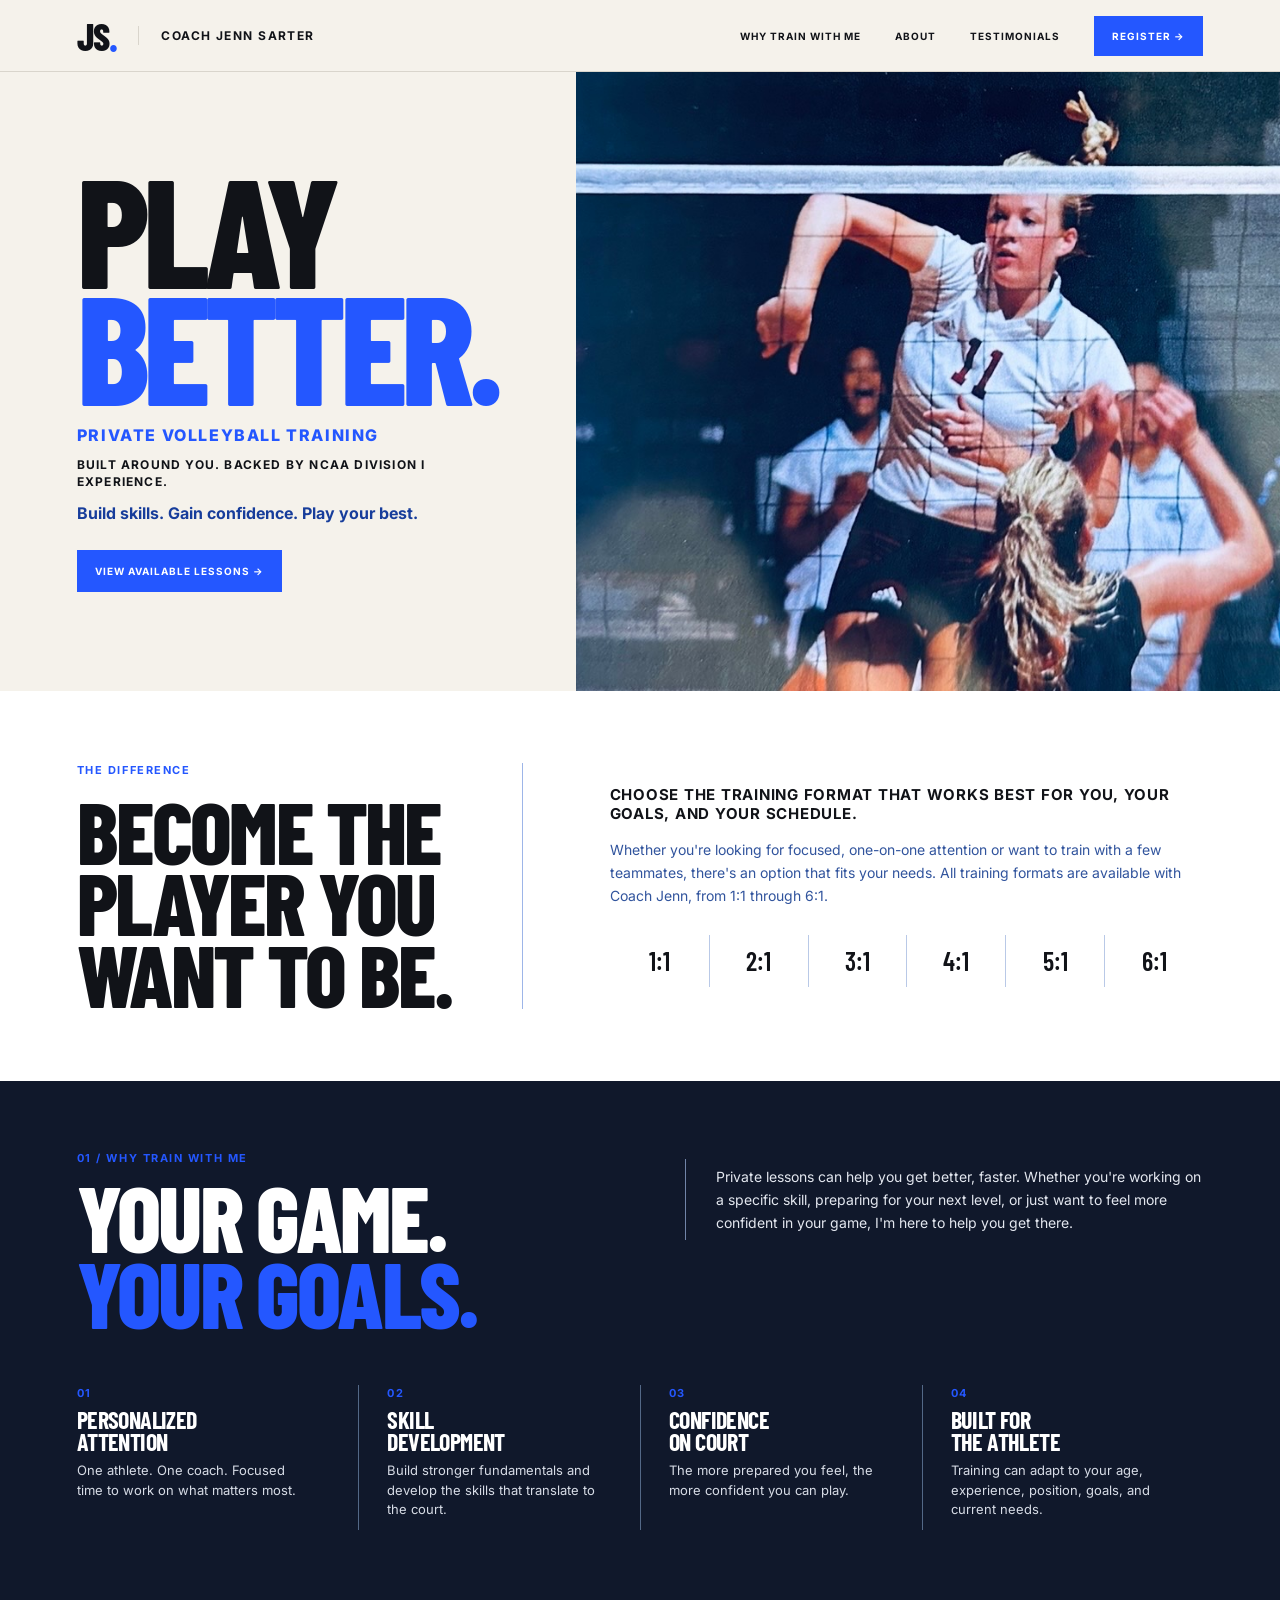
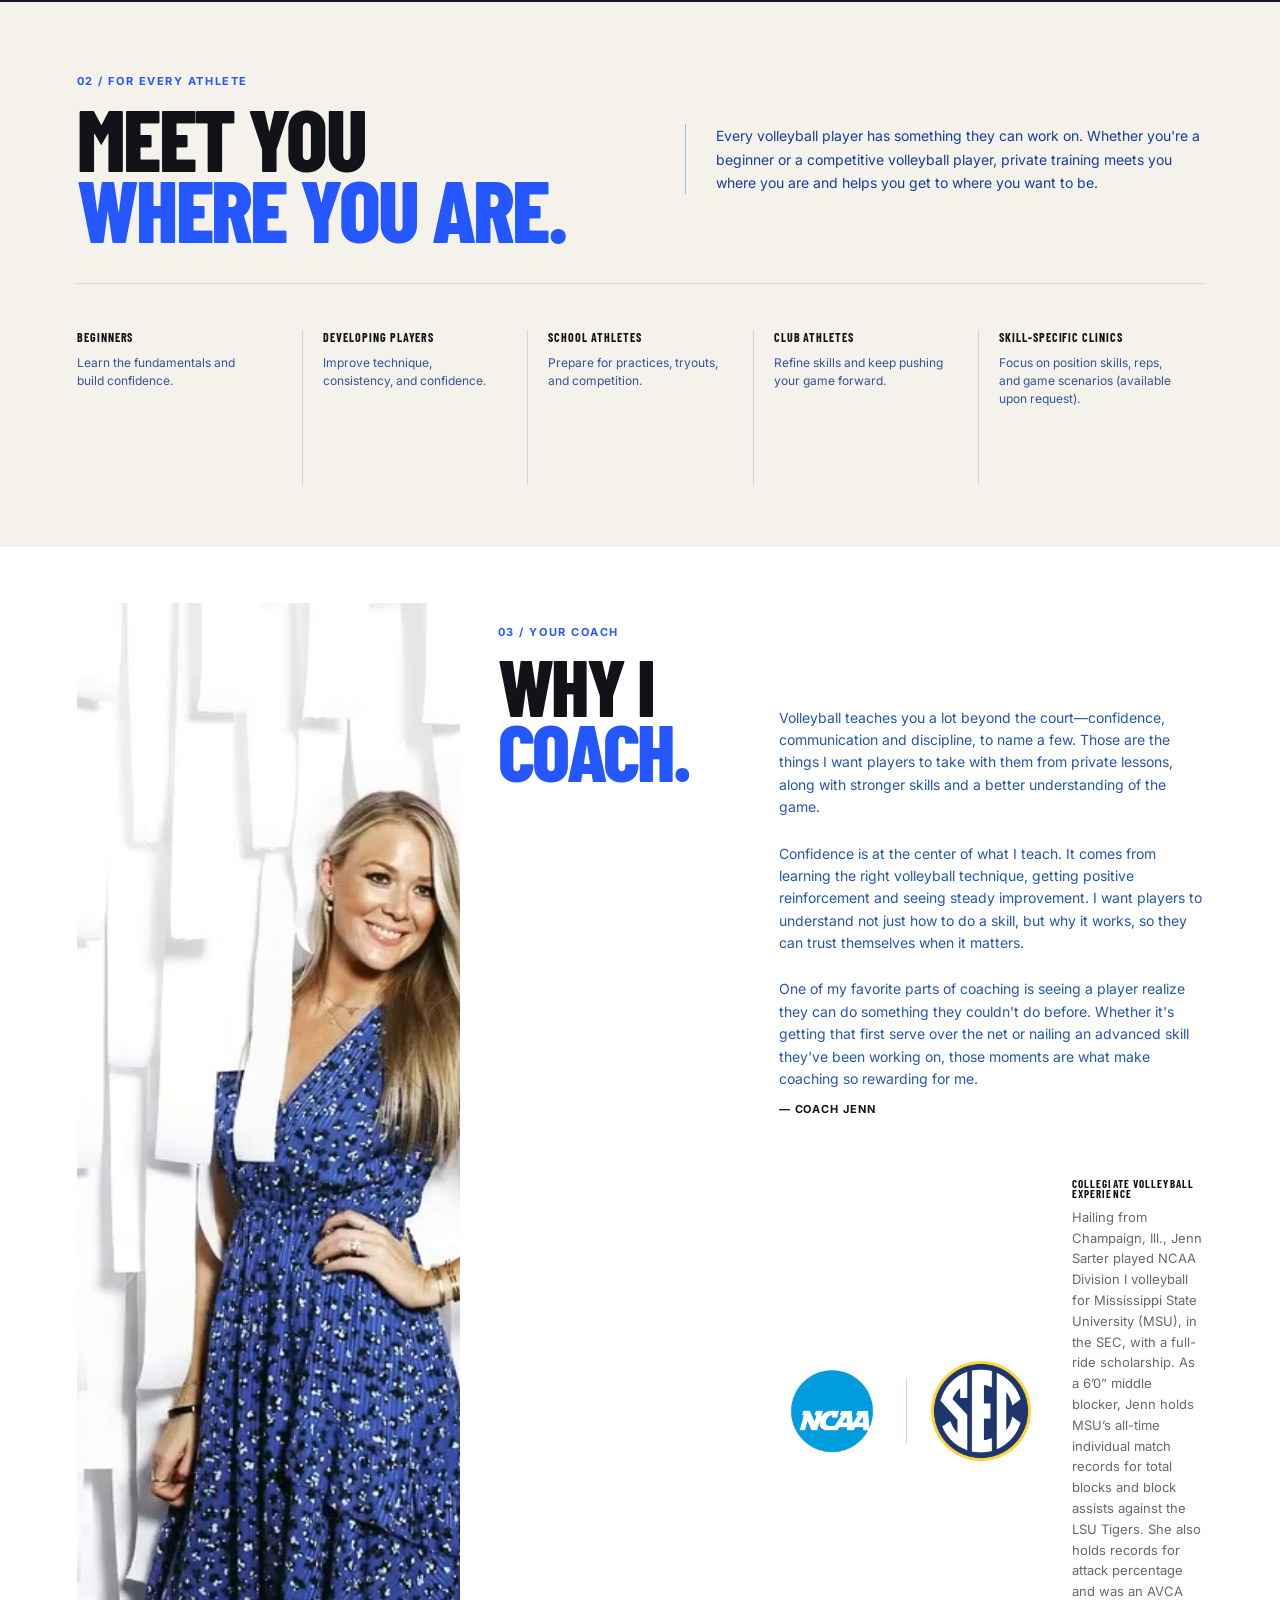
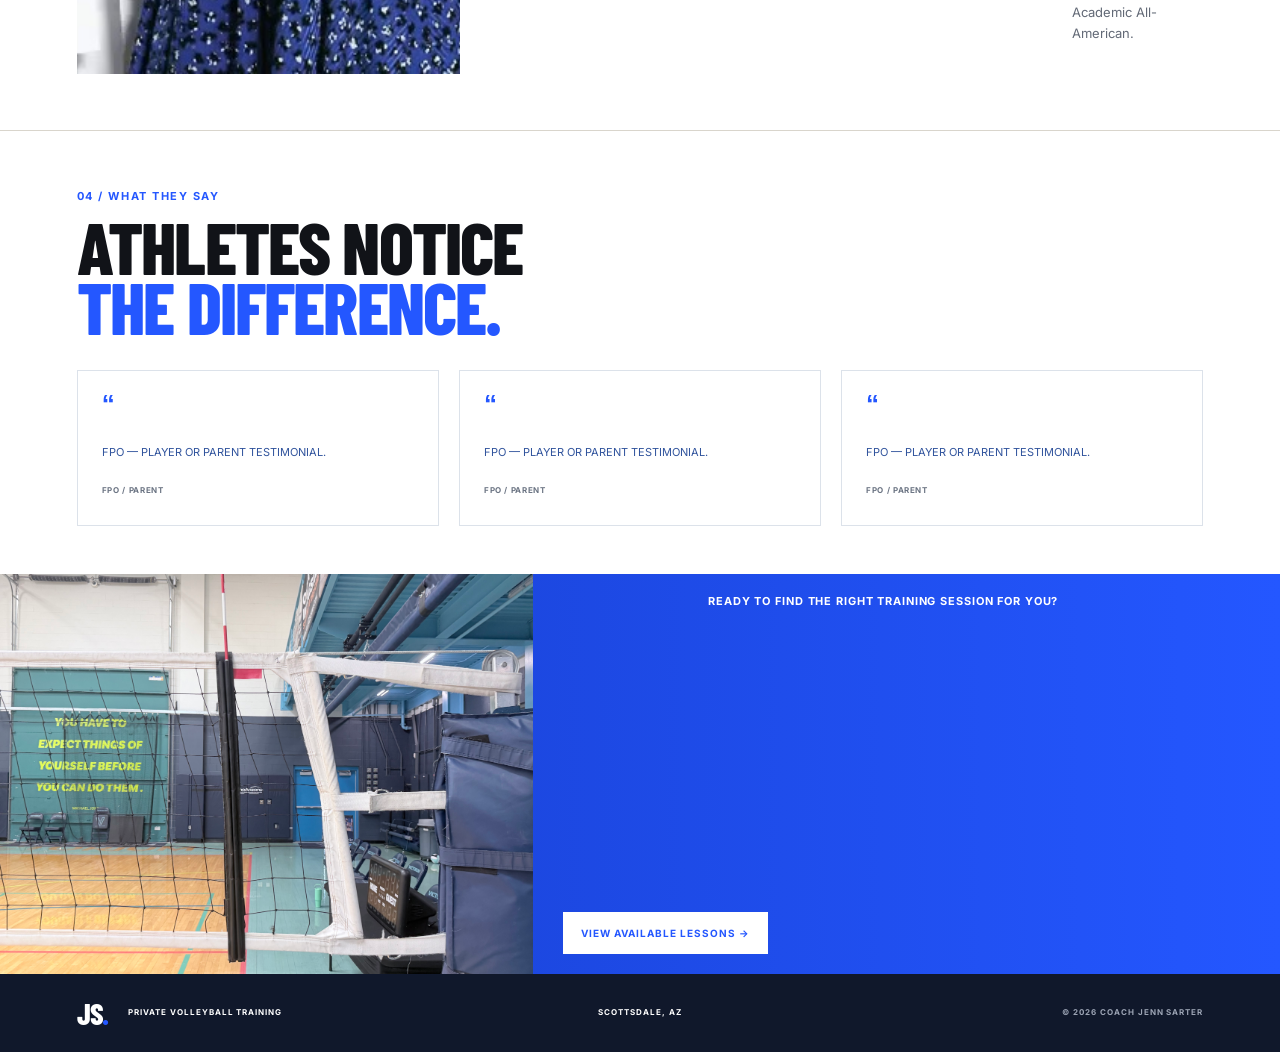
<file: index.html>
<!DOCTYPE html>
<html lang="en">
<head>
  <meta charset="UTF-8">
  <meta name="viewport" content="width=device-width, initial-scale=1.0">

  <title>Private Volleyball Training | Coach Jenn Sarter</title>

  <link rel="preconnect" href="https://fonts.googleapis.com">
  <link rel="preconnect" href="https://fonts.gstatic.com" crossorigin>

  <link href="https://fonts.googleapis.com/css2?family=Barlow+Condensed:wght@500;600;700;800&family=Inter:wght@400;500;600;700&display=swap" rel="stylesheet">

  <link rel="stylesheet" href="css/style.css">

  <!-- HOMEPAGE ONLY STYLES
       These are scoped to body.homepage.
       Do not affect register.html. -->
  <style>

    body.homepage {
      --home-navy: #10182b;
      --home-blue: #2457ff;
      --home-cream: #f5f2eb;
      --home-white: #ffffff;
      --home-gray: #626976;
      --home-line: #d9d5cc;

      --body: 'Inter', sans-serif;
      --display: 'Barlow Condensed', sans-serif;

      background: var(--home-white);
      color: #111318;
    }

    /* =========================================================
       HEADER
       ========================================================= */

    body.homepage .home-header {
      min-height: 72px;
      padding: 0 6vw;
      display: flex;
      align-items: center;
      justify-content: space-between;
      background: var(--home-cream);
      border-bottom: 1px solid var(--home-line);
    }

    body.homepage .home-brand {
      display: flex;
      align-items: center;
      gap: 22px;
    }

    body.homepage .home-logo {
      font-family: var(--display);
      font-size: 38px;
      font-weight: 800;
      line-height: 1;
      letter-spacing: -.04em;
    }

    body.homepage .home-logo span {
      color: var(--home-blue);
    }

    body.homepage .home-name {
      padding-left: 22px;
      border-left: 1px solid var(--home-line);
      font-size: 12px;
      font-weight: 700;
      letter-spacing: .12em;
      text-transform: uppercase;
    }

    body.homepage .home-nav {
      display: flex;
      align-items: center;
      gap: 34px;
    }

    body.homepage .home-nav a {
      font-size: 10px;
      font-weight: 700;
      letter-spacing: .1em;
      text-transform: uppercase;
    }

    body.homepage .home-nav a:hover {
      color: var(--home-blue);
    }

    body.homepage .home-nav .home-register {
      padding: 12px 18px;
      color: #fff;
      background: var(--home-blue);
    }


    /* =========================================================
       HERO
       ========================================================= */

    body.homepage .home-hero {
      display: grid;
      grid-template-columns: .9fr 1.1fr;
      min-height: 490px;
      background: var(--home-cream);
    }

    body.homepage .home-hero-copy {
      display: flex;
      flex-direction: column;
      justify-content: center;
      padding: 70px 6vw;
    }

    body.homepage .home-eyebrow {
      margin: 0 0 14px;
      color: var(--home-blue);
      font-size: 11px;
      font-weight: 700;
      letter-spacing: .14em;
      line-height: 1.3;
      text-transform: uppercase;
    }

    body.homepage .home-hero h1 {
      margin: 0 0 22px;
      font-family: var(--display);
      font-size: clamp(7rem, 12vw, 12rem);
      font-weight: 800;
      line-height: .76;
      letter-spacing: -.045em;
    }

    body.homepage .home-hero h1 span {
      color: var(--home-blue);
    }

    /* PRIVATE VOLLEYBALL TRAINING */
    body.homepage .home-hero .home-eyebrow {
      margin: 0 0 12px;
      font-size: 16px;
      font-weight: 800;
      letter-spacing: .1em;
      line-height: 1.2;
    }

    body.homepage .home-subhead {
      margin: 0 0 10px;
      font-size: 12px;
      font-weight: 700;
      letter-spacing: .1em;
      line-height: 1.4;
    }

    body.homepage .home-support {
      margin: 0 0 24px;
      color: #173d9b;
      font-size: 16px;
      font-weight: 700;
    }

    body.homepage .home-button {
      display: inline-flex;
      align-items: center;
      gap: 14px;
      align-self: flex-start;
      padding: 13px 18px;
      color: #fff;
      background: var(--home-blue);
      font-size: 10px;
      font-weight: 700;
      letter-spacing: .1em;
      text-transform: uppercase;
    }

    body.homepage .home-button:hover {
      background: #173dcc;
    }

    body.homepage .home-hero-photo {
      min-height: 490px;
      overflow: hidden;
      background: #d8d7d2;
    }

    body.homepage .home-hero-photo img {
      width: 100%;
      height: 100%;
      object-fit: cover;
      object-position: center;
    }


    /* =========================================================
       BECOME THE PLAYER YOU WANT TO BE
       ========================================================= */

    body.homepage .home-format {
      display: grid;
      grid-template-columns: .85fr 1.15fr;
      gap: 6vw;
      padding: 72px 6vw;
      background: var(--home-white);
    }

    body.homepage .home-format-title {
      padding-right: 5vw;
      border-right: 1px solid #9db5e8;
    }

    body.homepage .home-format-title .home-eyebrow {
      margin-bottom: 18px;
    }

    body.homepage .home-format h2 {
      margin: 0;
      font-family: var(--display);
      font-size: clamp(5rem, 6.8vw, 7.8rem);
      font-weight: 800;
      line-height: .82;
      letter-spacing: -.03em;
    }

    body.homepage .home-format-copy {
      align-self: center;
      padding-left: 10px;
    }

    body.homepage .home-format-copy h3 {
      margin: 0 0 14px;
      font-family: var(--body);
      font-size: 15px;
      line-height: 1.3;
      letter-spacing: .05em;
      text-transform: uppercase;
    }

    body.homepage .home-format-copy p {
      max-width: 620px;
      margin: 0 0 28px;
      color: #31549d;
      font-size: 14px;
      line-height: 1.65;
    }

    body.homepage .home-formats {
      display: grid;
      grid-template-columns: repeat(6, 1fr);
    }

    body.homepage .home-formats span {
      padding: 5px 12px;
      text-align: center;
      font-family: var(--display);
      font-size: 26px;
      font-weight: 600;
      border-left: 1px solid #b9c9e7;
    }

    body.homepage .home-formats span:first-child {
      border-left: 0;
    }


    /* =========================================================
       YOUR GAME. YOUR GOALS.
       ========================================================= */

    body.homepage .home-game {
      padding: 70px 6vw 72px;
      background: var(--home-navy);
      color: #fff;
    }

    body.homepage .home-game-top {
      display: grid;
      grid-template-columns: 1fr 1fr;
      gap: 7vw;
      align-items: start;
      margin-bottom: 54px;
    }

    body.homepage .home-game h2 {
      margin: 0;
      font-family: var(--display);
      font-size: clamp(5rem, 7.2vw, 8.2rem);
      font-weight: 800;
      line-height: .82;
      letter-spacing: -.03em;
    }

    body.homepage .home-game h2 span {
      color: var(--home-blue);
    }

    body.homepage .home-game-copy {
      margin-top: 8px;
      padding: 6px 0 6px 30px;
      border-left: 1px solid #7184a8;
    }

    body.homepage .home-game-copy p {
      max-width: 520px;
      margin: 0;
      color: #e3e7ef;
      font-size: 14px;
      line-height: 1.65;
    }

    body.homepage .home-benefits {
      display: grid;
      grid-template-columns: repeat(4, 1fr);
    }

    body.homepage .home-benefit {
      min-height: 145px;
      padding: 0 28px;
      border-left: 1px solid #536887;
    }

    body.homepage .home-benefit:first-child {
      padding-left: 0;
      border-left: 0;
    }

    body.homepage .home-number {
      display: block;
      margin-bottom: 7px;
      color: var(--home-blue);
      font-size: 11px;
      font-weight: 700;
      letter-spacing: .12em;
    }

    body.homepage .home-benefit h3 {
      margin: 0 0 9px;
      font-family: var(--display);
      font-size: 24px;
      font-weight: 700;
      line-height: .9;
    }

    body.homepage .home-benefit p {
      max-width: 230px;
      margin: 0;
      color: #d7dce6;
      font-size: 13px;
      line-height: 1.5;
    }


    /* =========================================================
       FOR EVERY ATHLETE
       ========================================================= */

    body.homepage .home-athletes {
      padding: 72px 6vw 62px;
      background: var(--home-cream);
    }

    body.homepage .home-athletes-head {
      display: grid;
      grid-template-columns: 1fr 1fr;
      gap: 7vw;
      align-items: center;
      margin-bottom: 46px;
      padding-bottom: 38px;
      border-bottom: 1px solid var(--home-line);
    }

    body.homepage .home-athletes h2 {
      margin: 0;
      font-family: var(--display);
      font-size: clamp(4.9rem, 6.8vw, 7.8rem);
      font-weight: 800;
      line-height: .82;
      letter-spacing: -.03em;
    }

    body.homepage .home-athletes h2 span {
      color: var(--home-blue);
    }

    body.homepage .home-athletes-copy {
      padding-left: 30px;
      border-left: 1px solid #9db5e8;
    }

    body.homepage .home-athletes-copy p {
      max-width: 540px;
      margin: 0;
      color: #173d9b;
      font-size: 14px;
      line-height: 1.65;
    }

    body.homepage .home-athlete-grid {
      display: grid;
      grid-template-columns: repeat(5, 1fr);
    }

    body.homepage .home-athlete-card {
      min-height: 155px;
      padding: 0 20px;
      border-left: 1px solid #cbd5e5;
    }

    body.homepage .home-athlete-card:first-child {
      padding-left: 0;
      border-left: 0;
    }

    body.homepage .home-volleyball-mark {
      width: 36px;
      height: 36px;
      margin-bottom: 14px;
      color: var(--home-blue);
    }

    body.homepage .home-athlete-card h3 {
      margin: 0 0 9px;
      font-size: 12px;
      font-weight: 700;
      line-height: 1.25;
      letter-spacing: .08em;
    }

    body.homepage .home-athlete-card p {
      max-width: 180px;
      margin: 0;
      color: #31549d;
      font-size: 12px;
      line-height: 1.5;
    }

    body.homepage .home-athlete-card small {
      display: block;
      margin-top: 16px;
      color: #6b7483;
      font-size: 8px;
      font-weight: 700;
      letter-spacing: .1em;
    }


    /* =========================================================
       WHY I COACH
       Photo now spans the full height of the bio/credentials area.
       ========================================================= */

    body.homepage .home-coach {
      display: grid;
      grid-template-columns: 1.05fr .75fr 1.2fr;
      grid-template-rows: auto auto;
      gap: 0;
      padding: 0 6vw;
      background: var(--home-white);
    }

    body.homepage .home-coach-photo {
      grid-row: 1 / span 2;
      min-height: 440px;
      margin: 56px 0 56px;
      overflow: hidden;
    }

    body.homepage .home-coach-photo img {
      width: 100%;
      height: 100%;
      object-fit: cover;
      object-position: center 30%;
    }

    body.homepage .home-coach-title {
      padding: 78px 38px 30px;
    }

    body.homepage .home-coach-title h2 {
      margin: 0;
      font-family: var(--display);
      font-size: clamp(4.7rem, 6.2vw, 7.2rem);
      font-weight: 800;
      line-height: .82;
      letter-spacing: -.03em;
    }

    body.homepage .home-coach-title h2 span {
      color: var(--home-blue);
    }

    /* Personal quote sits ABOVE the credentials */
    body.homepage .home-coach-quote {
      padding: 80px 0 30px 30px;
      border-left: 1px solid #9db5e8;
    }

    body.homepage .home-coach-quote p {
      max-width: 510px;
      margin: 0;
      color: #2457aa;
      font-size: 14px;
      line-height: 1.6;
    }

    body.homepage .home-coach-quote strong {
      display: block;
      margin-top: 11px;
      color: #111318;
      font-size: 11px;
      letter-spacing: .08em;
    }

    /* NCAA credentials replace the lower quote area */
    body.homepage .home-credentials {
      grid-column: 2 / 4;
      display: grid;
      grid-template-columns: 70px 1fr;
      gap: 25px;
      align-items: center;
      padding: 30px 0 56px 38px;
      border-top: 1px solid var(--home-line);
    }

    body.homepage .home-ncaa-logo {
      width: 58px;
      height: 58px;
      display: grid;
      place-items: center;
      border-radius: 50%;
      background: var(--home-navy);
      color: #fff;
      font-family: var(--display);
      font-size: 16px;
      font-weight: 700;
      line-height: .9;
      text-align: center;
    }

    body.homepage .home-credentials h3 {
      margin: 0 0 8px;
      font-size: 11px;
      letter-spacing: .1em;
    }

    body.homepage .home-credentials p {
      max-width: 650px;
      margin: 0;
      color: var(--home-gray);
      font-size: 13px;
      line-height: 1.6;
    }


    /* =========================================================
       TESTIMONIALS
       ========================================================= */

    body.homepage .home-testimonials {
      padding: 58px 6vw 48px;
      background: var(--home-white);
      border-top: 1px solid var(--home-line);
    }

    body.homepage .home-testimonial-head {
      margin-bottom: 34px;
    }

    body.homepage .home-testimonials h2 {
      margin: 0;
      font-family: var(--display);
      font-size: clamp(4.2rem, 5.7vw, 6.7rem);
      font-weight: 800;
      line-height: .82;
    }

    body.homepage .home-testimonials h2 span {
      color: var(--home-blue);
    }

    body.homepage .home-testimonial-grid {
      display: grid;
      grid-template-columns: repeat(3, 1fr);
      gap: 20px;
    }

    body.homepage .home-testimonial {
      min-height: 135px;
      margin: 0;
      padding: 24px;
      border: 1px solid #dce2ea;
    }

    body.homepage .home-testimonial .quote {
      color: var(--home-blue);
      font-size: 26px;
      line-height: .7;
    }

    body.homepage .home-testimonial p {
      margin: 9px 0 15px;
      color: #31549d;
      font-size: 11px;
      line-height: 1.5;
    }

    body.homepage .home-testimonial small {
      color: #6b7483;
      font-size: 8px;
      font-weight: 700;
      letter-spacing: .08em;
    }


    /* =========================================================
       BOTTOM CTA
       ========================================================= */

    body.homepage .home-bottom-cta {
      display: grid;
      grid-template-columns: 1fr 1.4fr;
      min-height: 82px;
      background: linear-gradient(90deg, #173dcc, #2457ff);
      color: #fff;
    }

    body.homepage .home-bottom-photo {
      overflow: hidden;
    }

    body.homepage .home-bottom-photo img {
      width: 100%;
      height: 100%;
      object-fit: cover;
      object-position: center;
    }

    body.homepage .home-bottom-content {
      display: flex;
      align-items: center;
      justify-content: space-between;
      gap: 30px;
      padding: 20px 6vw 20px 30px;
    }

    body.homepage .home-bottom-content p {
      max-width: 360px;
      margin: 0;
      font-size: 11px;
      font-weight: 700;
      line-height: 1.4;
      letter-spacing: .08em;
      text-transform: uppercase;
    }

    body.homepage .home-bottom-content .home-button {
      background: #fff;
      color: var(--home-blue);
      white-space: nowrap;
    }


    /* =========================================================
       FOOTER
       ========================================================= */

    body.homepage .home-footer {
      display: grid;
      grid-template-columns: 1fr auto 1fr;
      align-items: center;
      gap: 30px;
      padding: 24px 6vw;
      background: var(--home-navy);
      color: #fff;
    }

    body.homepage .home-footer-brand {
      display: flex;
      align-items: center;
      gap: 20px;
    }

    body.homepage .home-footer-brand .home-logo {
      font-size: 30px;
    }

    body.homepage .home-footer-brand p,
    body.homepage .home-footer-center,
    body.homepage .home-footer-copy {
      margin: 0;
      font-size: 8px;
      font-weight: 700;
      letter-spacing: .12em;
    }

    body.homepage .home-footer-copy {
      text-align: right;
      color: #9da5b5;
    }


    /* =========================================================
       TABLET
       ========================================================= */

    @media (max-width: 900px) {

      body.homepage .home-header {
        padding: 0 5vw;
      }

      body.homepage .home-name {
        display: none;
      }

      body.homepage .home-nav {
        gap: 16px;
      }

      body.homepage .home-nav a:not(.home-register) {
        display: none;
      }

      body.homepage .home-hero {
        grid-template-columns: 1fr;
      }

      body.homepage .home-hero-copy {
        padding: 65px 7vw;
      }

      body.homepage .home-hero-photo {
        min-height: 420px;
      }

      body.homepage .home-format,
      body.homepage .home-game-top,
      body.homepage .home-athletes-head {
        grid-template-columns: 1fr;
        gap: 34px;
      }

      body.homepage .home-format-title {
        padding: 0 0 34px;
        border-right: 0;
        border-bottom: 1px solid #9db5e8;
      }

      body.homepage .home-benefits {
        grid-template-columns: 1fr 1fr;
        gap: 35px 0;
      }

      body.homepage .home-athlete-grid {
        grid-template-columns: repeat(2, 1fr);
        gap: 30px 0;
      }

      body.homepage .home-athlete-card:nth-child(odd) {
        padding-left: 0;
        border-left: 0;
      }

      body.homepage .home-coach {
        grid-template-columns: 1fr 1fr;
      }

      body.homepage .home-coach-photo {
        grid-column: 1 / -1;
        grid-row: auto;
        margin: 48px 0 0;
        min-height: 430px;
      }

      body.homepage .home-coach-title {
        padding-left: 0;
      }

      body.homepage .home-coach-quote {
        padding-right: 0;
      }

      body.homepage .home-credentials {
        grid-column: 1 / -1;
        padding-left: 0;
      }

      body.homepage .home-testimonial-grid {
        grid-template-columns: 1fr;
      }

      body.homepage .home-bottom-cta {
        grid-template-columns: 1fr;
      }

      body.homepage .home-bottom-photo {
        min-height: 100px;
      }

      body.homepage .home-bottom-content {
        padding: 22px 7vw;
      }
    }


    /* =========================================================
       PHONE
       ========================================================= */

    @media (max-width: 600px) {

      body.homepage .home-header {
        min-height: 64px;
      }

      body.homepage .home-logo {
        font-size: 32px;
      }

      body.homepage .home-nav .home-register {
        padding: 10px 13px;
      }

      body.homepage .home-hero h1 {
        font-size: clamp(5.5rem, 24vw, 7.5rem);
      }

      body.homepage .home-hero .home-eyebrow {
        font-size: 14px;
      }

      body.homepage .home-format,
      body.homepage .home-game,
      body.homepage .home-athletes,
      body.homepage .home-testimonials {
        padding-left: 7vw;
        padding-right: 7vw;
      }

      body.homepage .home-formats {
        grid-template-columns: repeat(3, 1fr);
        gap: 10px 0;
      }

      body.homepage .home-formats span:nth-child(4) {
        border-left: 0;
      }

      body.homepage .home-benefits {
        grid-template-columns: 1fr;
      }

      body.homepage .home-benefit {
        padding: 24px 0 0;
        border-left: 0;
        border-top: 1px solid #536887;
      }

      body.homepage .home-benefit:first-child {
        padding-top: 0;
        border-top: 0;
      }

      body.homepage .home-athlete-grid {
        grid-template-columns: 1fr;
      }

      body.homepage .home-athlete-card {
        padding: 24px 0 0;
        border-left: 0;
        border-top: 1px solid #cbd5e5;
      }

      body.homepage .home-athlete-card:first-child {
        padding-top: 0;
        border-top: 0;
      }

      body.homepage .home-coach {
        grid-template-columns: 1fr;
        padding: 0 7vw;
      }

      body.homepage .home-coach-photo {
        grid-column: auto;
        min-height: 360px;
      }

      body.homepage .home-coach-title {
        padding: 38px 0 28px;
      }

      body.homepage .home-coach-quote {
        padding: 0 0 34px;
        border-left: 0;
      }

      body.homepage .home-credentials {
        grid-column: auto;
        grid-template-columns: 58px 1fr;
        padding: 28px 0 38px;
      }

      body.homepage .home-bottom-content {
        flex-direction: column;
        align-items: flex-start;
      }

      body.homepage .home-footer {
        grid-template-columns: 1fr;
        gap: 12px;
        padding: 24px 7vw;
      }

      body.homepage .home-footer-copy {
        text-align: left;
      }
    }

  </style>
</head>


<body class="homepage">

  <!-- =========================================================
       HEADER
       ========================================================= -->

  <header class="home-header">

    <div class="home-brand">

      <a href="index.html" class="home-logo">
        JS<span>.</span>
      </a>

      <div class="home-name">
        Coach Jenn Sarter
      </div>

    </div>

    <nav class="home-nav">

      <a href="#why-train">
        Why Train With Me
      </a>

      <a href="#about">
        About
      </a>

      <a href="#players-notice">
        Testimonials
      </a>

      <a href="register.html" class="home-register">
        Register →
      </a>

    </nav>

  </header>


  <main>

    <!-- =====================================================
         HERO
         ===================================================== -->

    <section class="home-hero">

      <div class="home-hero-copy">

  <h1>
    PLAY<br>
    <span>BETTER.</span>
  </h1>

  <p class="home-eyebrow">
    PRIVATE VOLLEYBALL TRAINING
  </p>

  <p class="home-subhead">
    BUILT AROUND YOU. BACKED BY NCAA DIVISION I EXPERIENCE.
  </p>

  <p class="home-support">
    Build skills. Gain confidence. Play your best.
  </p>

  <a href="register.html" class="home-button">
    View Available Lessons →
  </a>

</div>


      <div class="home-hero-photo">

        <img
          src="jenn-hero-attack-crop.jpg"
          alt="Volleyball player reaching for the ball">

      </div>

    </section>


    <!-- =====================================================
         BECOME THE PLAYER YOU WANT TO BE
         ===================================================== -->

    <section class="home-format" id="training">

      <div class="home-format-title">

        <p class="home-eyebrow">
          The Difference
        </p>

        <h2>
          BECOME THE<br>
          PLAYER YOU<br>
          WANT TO BE.
        </h2>

      </div>


      <div class="home-format-copy">

        <h3>
          Choose the training format that works best for you,
          your goals, and your schedule.
        </h3>

        <p>
          Whether you're looking for focused, one-on-one attention
          or want to train with a few teammates, there's an option
          that fits your needs. All training formats are available
          with Coach Jenn, from 1:1 through 6:1.
        </p>

        <div class="home-formats">
          <span>1:1</span>
          <span>2:1</span>
          <span>3:1</span>
          <span>4:1</span>
          <span>5:1</span>
          <span>6:1</span>
        </div>

      </div>

    </section>


    <!-- =====================================================
         YOUR GAME. YOUR GOALS.
         ===================================================== -->

    <section class="home-game" id="why-train">

      <div class="home-game-top">

        <div>

          <p class="home-eyebrow">
            01 / Why Train With Me
          </p>

          <h2>
            YOUR GAME.<br>
            <span>YOUR GOALS.</span>
          </h2>

        </div>


        <div class="home-game-copy">

          <p>
            Private lessons can help you get better, faster.
            Whether you're working on a specific skill, preparing
            for your next level, or just want to feel more confident
            in your game, I'm here to help you get there.
          </p>

        </div>

      </div>


      <div class="home-benefits">

        <div class="home-benefit">

          <span class="home-number">01</span>

          <h3>
            PERSONALIZED<br>
            ATTENTION
          </h3>

          <p>
            One athlete. One coach. Focused time to work on
            what matters most.
          </p>

        </div>


        <div class="home-benefit">

          <span class="home-number">02</span>

          <h3>
            SKILL<br>
            DEVELOPMENT
          </h3>

          <p>
            Build stronger fundamentals and develop the skills
            that translate to the court.
          </p>

        </div>


        <div class="home-benefit">

          <span class="home-number">03</span>

          <h3>
            CONFIDENCE<br>
            ON COURT
          </h3>

          <p>
            The more prepared you feel, the more confident
            you can play.
          </p>

        </div>


        <div class="home-benefit">

          <span class="home-number">04</span>

          <h3>
            BUILT FOR<br>
            THE ATHLETE
          </h3>

          <p>
            Training can adapt to your age, experience,
            position, goals, and current needs.
          </p>

        </div>

      </div>

    </section>


    <!-- =====================================================
         FOR EVERY ATHLETE
         ===================================================== -->

<section class="home-athletes">

  <div class="home-athletes-head">

    <div>

      <p class="home-eyebrow">
        02 / For Every Athlete
      </p>

      <h2>
        MEET YOU<br>
        <span>WHERE YOU ARE.</span>
      </h2>

    </div>

    <div class="home-athletes-copy">

      <p>
        Every volleyball player has something they can work on. Whether you're a beginner or a competitive volleyball player,
        private training meets you where you are and helps
        you get to where you want to be.
      </p>

    </div>

  </div>


  <div class="home-athlete-grid">

    <div class="home-athlete-card">

      <h3>
        BEGINNERS
      </h3>

      <p>
        Learn the fundamentals and build confidence.
      </p>

    </div>


    <div class="home-athlete-card">

      <h3>
        DEVELOPING PLAYERS
      </h3>

      <p>
        Improve technique, consistency, and confidence.
      </p>

    </div>


    <div class="home-athlete-card">

      <h3>
        SCHOOL ATHLETES
      </h3>

      <p>
        Prepare for practices, tryouts, and competition.
      </p>

    </div>


    <div class="home-athlete-card">

      <h3>
        CLUB ATHLETES
      </h3>

      <p>
        Refine skills and keep pushing your game forward.
      </p>

    </div>


    <div class="home-athlete-card">

      <h3>
        SKILL-SPECIFIC CLINICS
      </h3>

      <p>
        Focus on position skills, reps, and game scenarios
        (available upon request).
      </p>

    </div>

  </div>

</section>


    <!-- =====================================================
         WHY I COACH
         ===================================================== -->

   <section class="home-coach" id="about">

<div class="home-coach-photo">
<video
  id="coachVideo"
  muted
  playsinline
  preload="auto"
  poster="coach-jenn-poster.jpg">
  <source src="coach-jenn.MP4" type="video/mp4">
</video>
</div>


  <div class="home-coach-title">

    <p class="home-eyebrow">
      03 / Your Coach
    </p>

    <h2>
      WHY I<br>
      <span>COACH.</span>
    </h2>

  </div>


  <div class="home-coach-quote">

<div class="home-coach-quote">

  <p>
    Volleyball teaches you a lot beyond the court—confidence, communication
    and discipline, to name a few. Those are the things I want players to
    take with them from private lessons, along with stronger skills and a
    better understanding of the game.
  </p>

  <p>
    Confidence is at the center of what I teach. It comes from learning the
    right volleyball technique, getting positive reinforcement and seeing
    steady improvement. I want players to understand not just how to do a
    skill, but why it works, so they can trust themselves when it matters.
  </p>

  <p>
    One of my favorite parts of coaching is seeing a player realize they can
    do something they couldn’t do before. Whether it's getting that first
    serve over the net or nailing an advanced skill they've been working on,
    those moments are what make coaching so rewarding for me.
  </p>

  <strong>
    — COACH JENN
  </strong>

</div>
    

  <div class="home-credentials">

    <div class="home-credentials-logos">

      <img
        src="ncaa-logo.png"
        alt="NCAA">

      <div class="home-logo-divider"></div>

      <img
        src="sec-logo.png"
        alt="Southeastern Conference">

    </div>


    <div>

      <h3>
        COLLEGIATE VOLLEYBALL EXPERIENCE
      </h3>

      <p>
        Hailing from Champaign, Ill., Jenn Sarter played NCAA Division I volleyball for
        Mississippi State University (MSU), in the SEC, with a full-ride
        scholarship. As a 6’0” middle blocker, Jenn holds MSU’s all-time individual
        match records for total blocks and block assists against the 
        LSU Tigers. She also holds records for attack percentage and was
        an AVCA Academic All-American.
      </p>

    </div>

  </div>

</section>

    <!-- =====================================================
         TESTIMONIALS
         ===================================================== -->

    <section class="home-testimonials" id="players-notice">

      <div class="home-testimonial-head">

        <p class="home-eyebrow">
  04 / What They Say
</p>

<h2>
  ATHLETES NOTICE<br>
  <span>THE DIFFERENCE.</span>
</h2>

</div>


<div class="home-testimonial-grid">

  <blockquote class="home-testimonial">

    <div class="quote" aria-hidden="true">
      “
    </div>

    <p>
      FPO — PLAYER OR PARENT TESTIMONIAL.
    </p>

    <small>
      FPO / PARENT
    </small>

  </blockquote>


  <blockquote class="home-testimonial">

    <div class="quote" aria-hidden="true">
      “
    </div>

    <p>
      FPO — PLAYER OR PARENT TESTIMONIAL.
    </p>

    <small>
      FPO / PARENT
    </small>

  </blockquote>


  <blockquote class="home-testimonial">

    <div class="quote" aria-hidden="true">
      “
    </div>

    <p>
      FPO — PLAYER OR PARENT TESTIMONIAL.
    </p>

    <small>
      FPO / PARENT
    </small>

  </blockquote>

</div>

</section>

    <!-- =====================================================
         FINAL CTA
         ===================================================== -->

    <section class="home-bottom-cta">

      <div class="home-bottom-photo">

        <img
          src="volleyball-court.jpg"
          alt="Volleyball court">

      </div>


      <div class="home-bottom-content">

        <p>
          Ready to find the right training session for you?
        </p>

        <a
          href="register.html"
          class="home-button">

          View Available Lessons →

        </a>

      </div>

    </section>

  </main>


  <!-- =========================================================
       FOOTER
       ========================================================= -->

  <footer class="home-footer">

    <div class="home-footer-brand">

      <a href="index.html" class="home-logo">
        JS<span>.</span>
      </a>

      <p>
        PRIVATE VOLLEYBALL TRAINING
      </p>

    </div>


    <p class="home-footer-center">
      SCOTTSDALE, AZ
    </p>


    <p class="home-footer-copy">
      © 2026 COACH JENN SARTER
    </p>

  </footer>

  <script>
  document.addEventListener("DOMContentLoaded", function () {
    const video = document.getElementById("coachVideo");

    if (!video) return;

    const observer = new IntersectionObserver(
      function (entries) {
        entries.forEach(function (entry) {
          if (entry.isIntersecting) {
            video.currentTime = 0;
            video.play().catch(function () {});
          } else {
            video.pause();
          }
        });
      },
      {
        threshold: 0.5
      }
    );

    observer.observe(video);

    video.addEventListener("ended", function () {
      video.currentTime = 0;
      video.play().catch(function () {});
    });
  });
  </script>

</body>
</html>
</file>
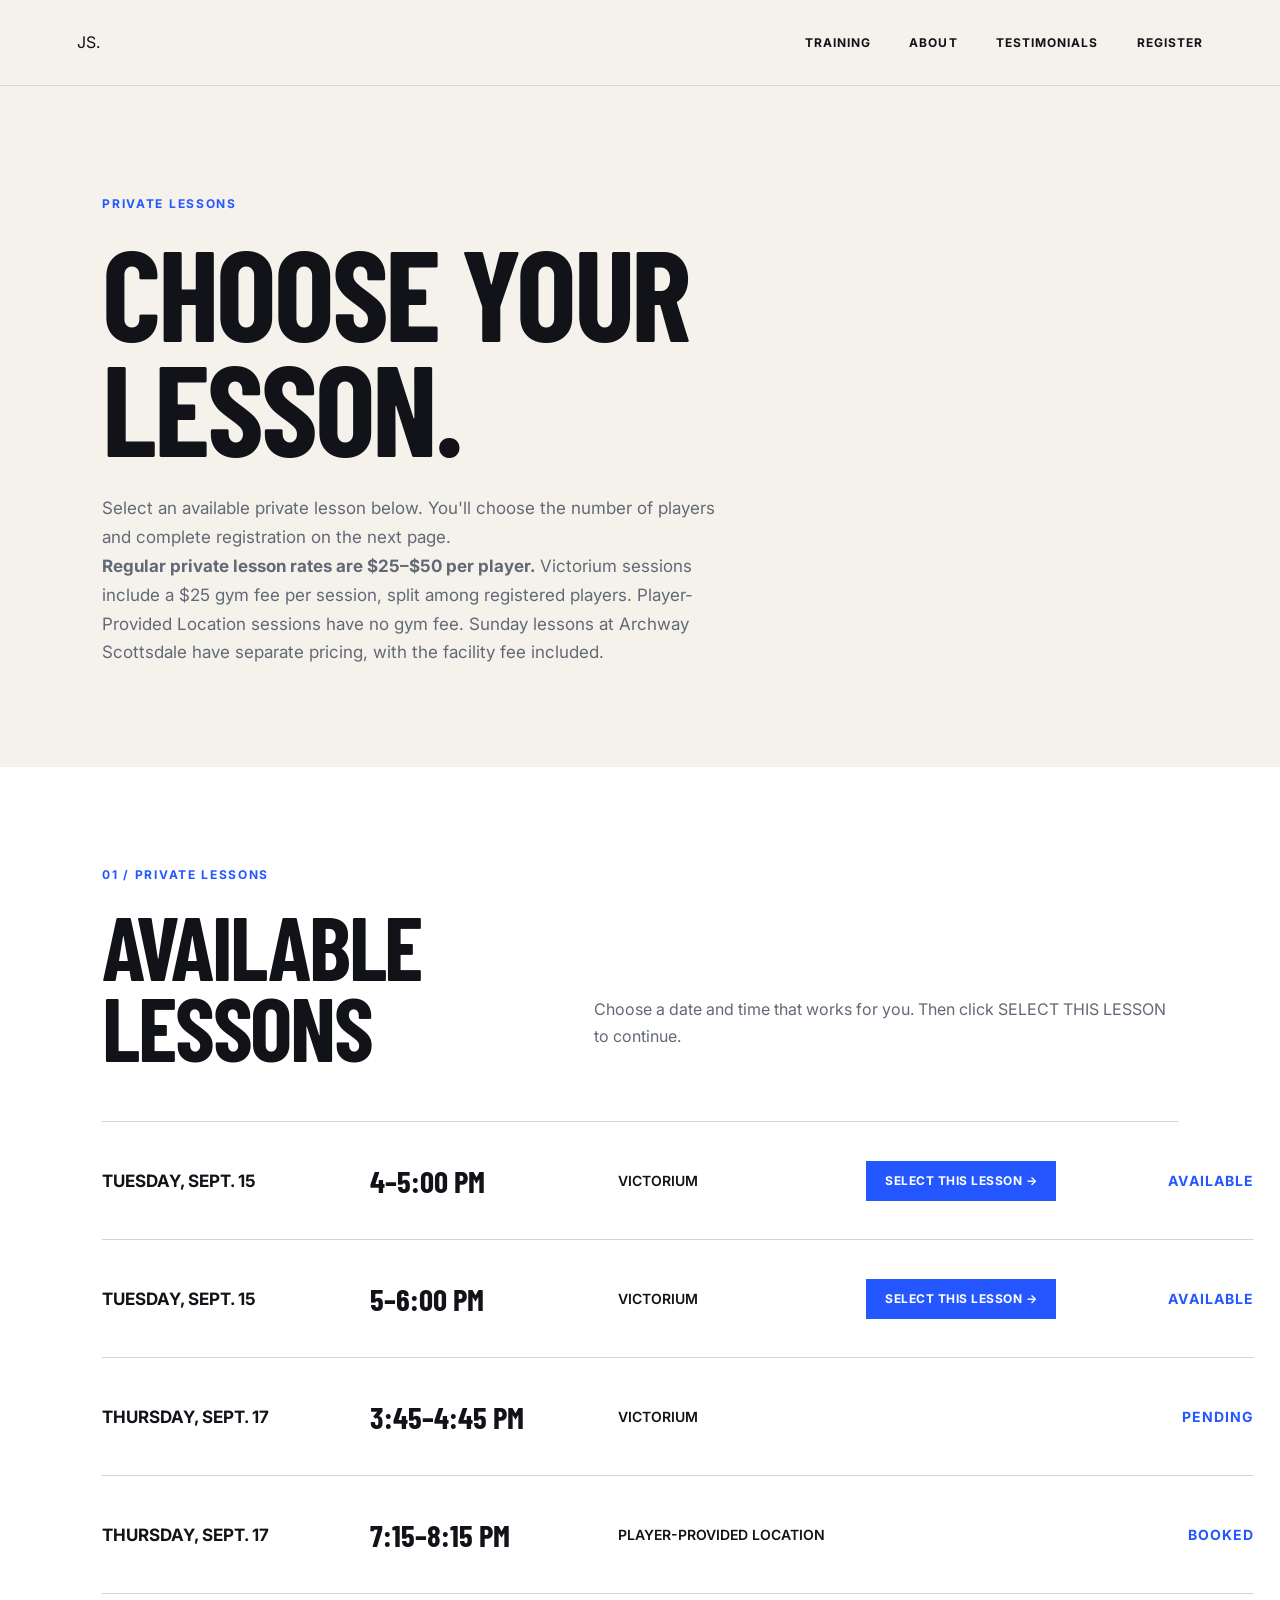
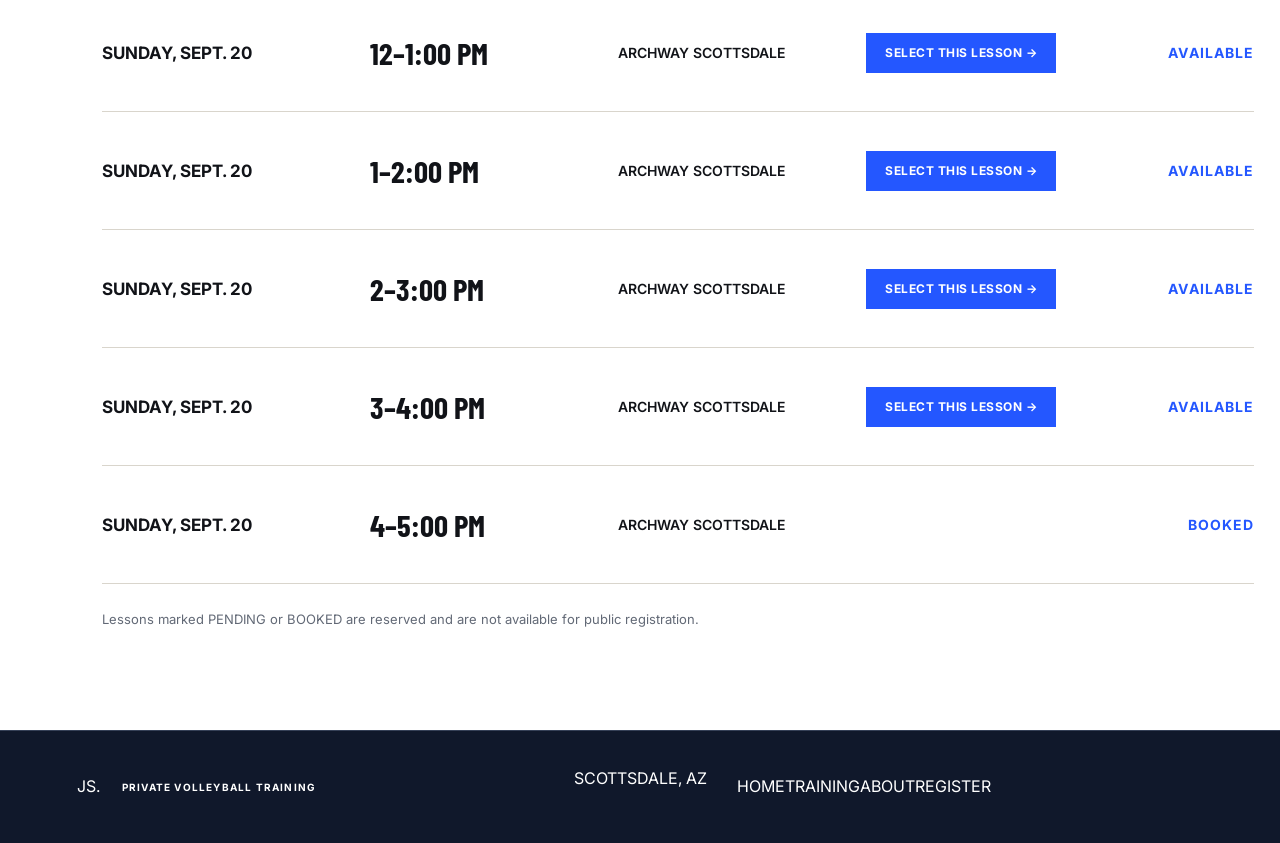
<file: register.html>
<!DOCTYPE html>
<html lang="en">
<head>
  <meta charset="UTF-8">
  <meta name="viewport" content="width=device-width, initial-scale=1.0">
  <title>Register | Private Volleyball Training</title>

  <link rel="preconnect" href="https://fonts.googleapis.com">
  <link rel="preconnect" href="https://fonts.gstatic.com" crossorigin>
  <link href="https://fonts.googleapis.com/css2?family=Barlow+Condensed:wght@400;500;600;700;800&family=Inter:wght@400;500;600;700&display=swap" rel="stylesheet">
  <link rel="stylesheet" href="css/style.css">

  <style>
    .schedule .slot {
      display:grid;
      grid-template-columns:240px 220px minmax(220px,1fr) 230px 130px;
      align-items:center;
      column-gap:28px;
      width:100%;
      min-height:118px;
      padding:24px 0;
      border:0;
      border-bottom:1px solid var(--line);
      box-sizing:border-box;
    }
    .schedule .slot-date {
      font-family:"Inter",sans-serif;
      font-size:17px;
      font-weight:700;
      line-height:1.3;
      text-transform:uppercase;
      color:var(--black);
    }
    .schedule .slot-time {
      font-family:"Barlow Condensed",sans-serif;
      font-size:31px;
      font-weight:700;
      line-height:1;
      white-space:nowrap;
      color:var(--black);
    }
    .schedule .slot-location {
      font-family:"Inter",sans-serif;
      font-size:14px;
      font-weight:600;
      line-height:1.3;
      text-transform:uppercase;
      color:var(--black);
    }
    .schedule .slot-action { justify-self:start; }
    .schedule .slot-select {
      display:inline-flex;
      align-items:center;
      justify-content:center;
      padding:13px 18px;
      border:1px solid var(--blue);
      background:var(--blue);
      color:var(--white);
      font-family:"Inter",sans-serif;
      font-size:12px;
      font-weight:700;
      letter-spacing:.04em;
      line-height:1;
      white-space:nowrap;
      cursor:pointer;
      text-decoration:none;
      transition:background .2s ease,color .2s ease,transform .2s ease;
    }
    .schedule .slot-select:hover {
      background:transparent;
      color:var(--blue);
      transform:translateY(-2px);
    }
    .schedule .slot-status {
      justify-self:end;
      font-family:"Inter",sans-serif;
      font-size:14px;
      font-weight:700;
      letter-spacing:.08em;
      line-height:1;
      color:var(--blue);
      white-space:nowrap;
    }
    @media (max-width:1000px) {
      .schedule .slot {
        grid-template-columns:1.15fr 1fr 1.2fr;
        column-gap:22px;
        row-gap:18px;
        padding:26px 0;
      }
      .schedule .slot-date{grid-column:1}
      .schedule .slot-time{grid-column:2}
      .schedule .slot-location{grid-column:3}
      .schedule .slot-action{grid-column:1 / 3;grid-row:2}
      .schedule .slot-status{grid-column:3;grid-row:2}
    }
    @media (max-width:650px) {
      .schedule .slot {
        grid-template-columns:1fr 1fr;
        column-gap:16px;
        row-gap:15px;
        min-height:0;
        padding:24px 0;
      }
      .schedule .slot-date{grid-column:1;font-size:15px}
      .schedule .slot-time{grid-column:2;font-size:27px;text-align:right}
      .schedule .slot-location{grid-column:1 / -1;font-size:14px}
      .schedule .slot-action{grid-column:1;grid-row:auto}
      .schedule .slot-status{grid-column:2;grid-row:auto;font-size:12px}
    }
  </style>
</head>
<body>

  <header class="site-header">
    <a href="index.html" class="site-logo">JS.</a>
    <nav class="site-nav">
      <a href="index.html#training">Training</a>
      <a href="index.html#about">About</a>
      <a href="index.html#testimonials">Testimonials</a>
      <a href="register.html" class="nav-register">Register</a>
    </nav>
  </header>

  <main>
    <section class="registration-hero section-pad">
      <div class="registration-hero-inner">
        <p class="eyebrow">PRIVATE LESSONS</p>
        <h1>CHOOSE YOUR<br>LESSON.</h1>
        <p class="registration-intro">
          Select an available private lesson below. You'll choose the number of players and complete registration on the next page.
        </p>
        <p class="registration-intro">
          <strong>Regular private lesson rates are $25–$50 per player.</strong>
          Victorium sessions include a $25 gym fee per session, split among registered players. Player-Provided Location sessions have no gym fee. Sunday lessons at Archway Scottsdale have separate pricing, with the facility fee included.
        </p>
      </div>
    </section>

    <section class="availability-section section-pad" id="private-training">
      <div class="availability-intro">
        <div>
          <p class="eyebrow">01 / PRIVATE LESSONS</p>
          <h2>AVAILABLE<br>LESSONS</h2>
        </div>
        <div class="availability-copy">
          <p>Choose a date and time that works for you. Then click SELECT THIS LESSON to continue.</p>
        </div>
      </div>

      <div class="schedule">

        <div class="slot available">
          <span class="slot-date">TUESDAY, SEPT. 15</span><span class="slot-time">4–5:00 PM</span><span class="slot-location">VICTORIUM</span>
          <span class="slot-action"><a class="slot-select" href="lesson-registration.html?date=Tuesday%2C%20Sept.%2015&time=4%E2%80%935%3A00%20PM&location=Victorium&sunday=false">SELECT THIS LESSON →</a></span>
          <span class="slot-status">AVAILABLE</span>
        </div>

        <div class="slot available">
          <span class="slot-date">TUESDAY, SEPT. 15</span><span class="slot-time">5–6:00 PM</span><span class="slot-location">VICTORIUM</span>
          <span class="slot-action"><a class="slot-select" href="lesson-registration.html?date=Tuesday%2C%20Sept.%2015&time=5%E2%80%936%3A00%20PM&location=Victorium&sunday=false">SELECT THIS LESSON →</a></span>
          <span class="slot-status">AVAILABLE</span>
        </div>

        <div class="slot pending">
          <span class="slot-date">THURSDAY, SEPT. 17</span><span class="slot-time">3:45–4:45 PM</span><span class="slot-location">VICTORIUM</span><span class="slot-action"></span><span class="slot-status">PENDING</span>
        </div>

        <div class="slot booked">
          <span class="slot-date">THURSDAY, SEPT. 17</span><span class="slot-time">7:15–8:15 PM</span><span class="slot-location">PLAYER-PROVIDED LOCATION</span><span class="slot-action"></span><span class="slot-status">BOOKED</span>
        </div>

        <div class="slot available">
          <span class="slot-date">SUNDAY, SEPT. 20</span><span class="slot-time">12–1:00 PM</span><span class="slot-location">ARCHWAY SCOTTSDALE</span>
          <span class="slot-action"><a class="slot-select" href="lesson-registration.html?date=Sunday%2C%20Sept.%2020&time=12%E2%80%931%3A00%20PM&location=Archway%20Scottsdale&sunday=true">SELECT THIS LESSON →</a></span>
          <span class="slot-status">AVAILABLE</span>
        </div>

        <div class="slot available">
          <span class="slot-date">SUNDAY, SEPT. 20</span><span class="slot-time">1–2:00 PM</span><span class="slot-location">ARCHWAY SCOTTSDALE</span>
          <span class="slot-action"><a class="slot-select" href="lesson-registration.html?date=Sunday%2C%20Sept.%2020&time=1%E2%80%932%3A00%20PM&location=Archway%20Scottsdale&sunday=true">SELECT THIS LESSON →</a></span>
          <span class="slot-status">AVAILABLE</span>
        </div>

        <div class="slot available">
          <span class="slot-date">SUNDAY, SEPT. 20</span><span class="slot-time">2–3:00 PM</span><span class="slot-location">ARCHWAY SCOTTSDALE</span>
          <span class="slot-action"><a class="slot-select" href="lesson-registration.html?date=Sunday%2C%20Sept.%2020&time=2%E2%80%933%3A00%20PM&location=Archway%20Scottsdale&sunday=true">SELECT THIS LESSON →</a></span>
          <span class="slot-status">AVAILABLE</span>
        </div>

        <div class="slot available">
          <span class="slot-date">SUNDAY, SEPT. 20</span><span class="slot-time">3–4:00 PM</span><span class="slot-location">ARCHWAY SCOTTSDALE</span>
          <span class="slot-action"><a class="slot-select" href="lesson-registration.html?date=Sunday%2C%20Sept.%2020&time=3%E2%80%934%3A00%20PM&location=Archway%20Scottsdale&sunday=true">SELECT THIS LESSON →</a></span>
          <span class="slot-status">AVAILABLE</span>
        </div>

        <div class="slot booked">
          <span class="slot-date">SUNDAY, SEPT. 20</span><span class="slot-time">4–5:00 PM</span><span class="slot-location">ARCHWAY SCOTTSDALE</span><span class="slot-action"></span><span class="slot-status">BOOKED</span>
        </div>

      </div>

      <div class="availability-note">
        <p>Lessons marked PENDING or BOOKED are reserved and are not available for public registration.</p>
      </div>
    </section>
  </main>

  <footer class="site-footer">
    <div class="footer-brand"><a href="index.html" class="site-logo">JS.</a><p>PRIVATE VOLLEYBALL TRAINING</p></div>
    <div class="footer-location"><p>SCOTTSDALE, AZ</p></div>
    <div class="footer-links"><a href="index.html">HOME</a><a href="index.html#training">TRAINING</a><a href="index.html#about">ABOUT</a><a href="register.html">REGISTER</a></div>
  </footer>

</body>
</html>
</file>
<file: css/style.css>
/* =========================================================
   COACH JENN SARTER — PRIVATE VOLLEYBALL TRAINING
   ========================================================= */

:root {
  --navy: #10182b;
  --blue: #2457ff;
  --blue-dark: #173dcc;
  --cream: #f5f2eb;
  --white: #ffffff;
  --black: #111318;
  --gray: #626976;
  --light-gray: #e9e7e1;
  --line: #d9d5cc;
  --dark-line: #354057;

--display: 'Barlow Condensed', sans-serif;
--body: 'Inter', sans-serif;
}

* {
  box-sizing: border-box;
}

html {
  scroll-behavior: smooth;
}

body {
  margin: 0;
  padding: 0;
  background: var(--white);
  color: var(--black);
  font-family: var(--body);
  font-size: 16px;
  line-height: 1.6;
}

img {
  display: block;
  width: 100%;
  height: auto;
}

a {
  color: inherit;
  text-decoration: none;
}

button,
input,
select,
textarea {
  font: inherit;
}


/* =========================================================
   TYPE
   ========================================================= */

h1,
h2,
h3,
p {
  margin-top: 0;
}

h1,
h2,
h3 {
  font-family: var(--display);
  font-weight: 700;
  line-height: .9;
  letter-spacing: -.025em;
}

.eyebrow {
  margin-bottom: 22px;
  color: var(--blue);
  font-family: var(--body);
  font-size: 12px;
  font-weight: 700;
  letter-spacing: .14em;
  line-height: 1.3;
  text-transform: uppercase;
}


/* =========================================================
   HEADER
   ========================================================= */

.site-header {
  position: relative;
  z-index: 10;
  display: flex;
  align-items: center;
  justify-content: space-between;
  min-height: 86px;
  padding: 0 6vw;
  background: var(--cream);
  border-bottom: 1px solid var(--line);
}

.logo {
  display: inline-block;
  font-family: var(--display);
  font-size: 38px;
  font-weight: 700;
  line-height: 1;
  letter-spacing: -.04em;
}

.logo span {
  color: var(--blue);
}

.site-header nav {
  display: flex;
  align-items: center;
  gap: 38px;
}

.site-header nav a {
  font-size: 12px;
  font-weight: 700;
  letter-spacing: .09em;
  text-transform: uppercase;
  transition: color .2s ease;
}

.site-header nav a:hover {
  color: var(--blue);
}

.site-header nav .nav-cta {
  display: inline-flex;
  align-items: center;
  gap: 12px;
  padding: 12px 18px;
  color: var(--white);
  background: var(--blue);
}

.site-header nav .nav-cta:hover {
  color: var(--white);
  background: var(--blue-dark);
}

.nav-cta span {
  font-size: 16px;
}


/* =========================================================
   HERO
   ========================================================= */

.hero {
  min-height: calc(100vh - 86px);
  display: grid;
  grid-template-columns: 1fr 0.95fr;
  background: var(--cream);
}

.hero-content {
  padding: 8vh 6vw 8vh 8vw;
  display: flex;
  flex-direction: column;
  justify-content: center;
  align-items: flex-start;
}

.hero-content .eyebrow {
  margin-bottom: 30px;
  font-size: 20px;
}

.hero h1 {
  margin-top: 0.5rem;
  font-size: clamp(8rem, 15vw, 15rem);
  line-height: 0.72;
  letter-spacing: -0.02em;
}

.hero h1 span {
  color: var(--blue);
}

.hero-subhead {
  width: 100%;
  max-width: 720px;
  margin-top: 2.8rem;
  font-family: "DM Sans", Arial, sans-serif;
  font-size: clamp(1.35rem, 2vw, 1.9rem);
  font-weight: 500;
  line-height: 1.25;
  letter-spacing: -0.02em;
}

.hero-support {
  margin-top: 1.2rem;
  color: var(--blue);
  font-size: clamp(1.05rem, 1.5vw, 1.3rem);
  font-weight: 700;
  line-height: 1.35;
  letter-spacing: 0.01em;
}

.hero-copy {
  max-width: 530px;
  margin-top: 1.2rem;
  color: var(--gray);
  font-size: 1rem;
  line-height: 1.7;
}

.hero .primary-button {
  margin-top: 1.5rem;
}

.hero-photo {
  min-height: 700px;
  position: relative;
  overflow: hidden;
  background: #d8d7d2;
}

.hero-photo img {
  width: 100%;
  height: 100%;
  min-height: 700px;
  object-fit: cover;
  object-position: center;
}

.photo-caption {
  position: absolute;
  right: 28px;
  bottom: 24px;
  padding: 7px 10px;
  color: var(--white);
  background: rgba(16, 24, 43, .78);
  font-size: 9px;
  font-weight: 700;
  letter-spacing: .13em;
}

/* =========================================================
   MEET YOUR COACH
   ========================================================= */

.coach-intro {
  display: grid;
  grid-template-columns: 1fr 1fr;
  min-height: 620px;
  background: var(--white);
}

.coach-intro-photo {
  min-height: 620px;
  overflow: hidden;
  background: var(--light-gray);
}

.coach-intro-photo img {
  width: 100%;
  height: 100%;
  object-fit: cover;
  object-position: center 35%;
}

.coach-intro-copy {
  display: flex;
  flex-direction: column;
  justify-content: center;
  padding: 90px 9vw;
}

.coach-intro-copy h2 {
  margin-bottom: 28px;
  font-size: clamp(5rem, 8vw, 8.5rem);
}

.coach-rule {
  width: 70px;
  height: 3px;
  margin-bottom: 30px;
  background: var(--blue);
}

.coach-intro-copy h3 {
  margin-bottom: 18px;
  font-family: var(--body);
  font-size: 15px;
  font-weight: 700;
  line-height: 1.3;
  letter-spacing: .08em;
}

.coach-intro-copy p:not(.eyebrow) {
  max-width: 510px;
  margin-bottom: 16px;
  color: var(--gray);
  font-size: 16px;
  line-height: 1.65;
}


/* =========================================================
   TRAINING
   ========================================================= */

.training {
  padding: 120px 8vw;
  background: var(--navy);
  color: var(--white);
}

.training-top {
  display: flex;
  align-items: flex-end;
  justify-content: space-between;
  gap: 40px;
  padding-bottom: 32px;
  border-bottom: 1px solid var(--dark-line);
}

.training-top .eyebrow {
  margin: 0;
}

.training-formats {
  white-space: nowrap;
  font-family: var(--display);
  font-size: clamp(25px, 3vw, 42px);
  font-weight: 600;
  line-height: 1;
  letter-spacing: -.015em;
}

.training-formats span {
  margin: 0 5px;
  color: var(--blue);
}

.training-copy {
  display: grid;
  grid-template-columns: 1.1fr .9fr;
  gap: 9vw;
  padding-top: 55px;
}

.training-copy .large-copy {
  margin: 0;
  font-family: var(--display);
  font-size: clamp(35px, 4.3vw, 62px);
  font-weight: 500;
  line-height: .98;
  letter-spacing: -.02em;
}

.training-copy p:last-child {
  max-width: 570px;
  margin: 0;
  color: #c5c9d2;
  font-size: 16px;
  line-height: 1.75;
}


/* =========================================================
   YOUR GAME / YOUR GOALS
   ========================================================= */

.your-game {
  display: grid;
  grid-template-columns: .85fr 1.15fr;
  gap: 8vw;
  padding: 130px 8vw;
  background: var(--white);
}

.your-game-heading h2 {
  margin: 0;
  font-size: clamp(5rem, 8vw, 9rem);
}

.your-game-heading h2 span {
  color: var(--blue);
}

.your-game-copy {
  align-self: center;
  max-width: 650px;
}

.large-copy {
  font-family: var(--display);
  font-size: clamp(32px, 4vw, 54px);
  font-weight: 500;
  line-height: 1.02;
  letter-spacing: -.02em;
}

.your-game-copy .large-copy {
  margin-bottom: 28px;
}

.your-game-copy p:last-child {
  color: var(--gray);
  font-size: 16px;
  line-height: 1.75;
}


/* =========================================================
   FOR EVERY PLAYER
   ========================================================= */

.for-every-player {
  display: grid;
  grid-template-columns: .85fr 1.15fr;
  gap: 8vw;
  padding: 120px 8vw;
  background: var(--cream);
}

.for-every-player-heading h2 {
  margin: 0;
  font-size: clamp(5rem, 7vw, 8rem);
}

.player-list {
  border-top: 1px solid var(--line);
}

.player-item {
  display: grid;
  grid-template-columns: 55px 1fr;
  gap: 22px;
  padding: 28px 0;
  border-bottom: 1px solid var(--line);
}

.player-item > span {
  color: var(--blue);
  font-family: var(--display);
  font-size: 25px;
  font-weight: 600;
}

.player-item h3 {
  margin-bottom: 7px;
  font-family: var(--body);
  font-size: 14px;
  font-weight: 700;
  letter-spacing: .07em;
  line-height: 1.3;
}

.player-item p {
  max-width: 570px;
  margin: 0;
  color: var(--gray);
  font-size: 15px;
  line-height: 1.6;
}


/* =========================================================
   WHY I COACH
   ========================================================= */

.why-coach {
  display: grid;
  grid-template-columns: .85fr 1.15fr;
  gap: 8vw;
  padding: 130px 8vw;
  background: var(--white);
}

.why-coach-heading h2 {
  margin: 0;
  font-size: clamp(5rem, 8vw, 9rem);
}

.why-coach-heading h2 span {
  color: var(--blue);
}

.why-coach-copy {
  align-self: center;
  max-width: 650px;
}

.why-coach-copy .large-copy {
  margin-bottom: 28px;
}

.why-coach-copy p:last-child {
  color: var(--gray);
  font-size: 16px;
  line-height: 1.75;
}


/* =========================================================
   PLAYERS NOTICE
   ========================================================= */

.players-notice {
  padding: 120px 8vw;
  background: var(--navy);
  color: var(--white);
}

.players-notice-heading {
  display: flex;
  align-items: flex-end;
  justify-content: space-between;
  gap: 40px;
  margin-bottom: 65px;
}

.players-notice-heading .eyebrow {
  margin: 0 0 10px;
}

.players-notice-heading h2 {
  margin: 0;
  font-size: clamp(5rem, 8vw, 9rem);
  text-align: right;
}

.players-notice-grid {
  display: grid;
  grid-template-columns: repeat(3, 1fr);
  gap: 35px;
}

.players-notice blockquote {
  margin: 0;
  padding: 35px;
  border: 1px solid var(--dark-line);
}

.quote-mark {
  margin-bottom: 15px;
  color: var(--blue);
  font-family: Georgia, serif;
  font-size: 55px;
  line-height: .7;
}

.players-notice blockquote p {
  min-height: 105px;
  margin-bottom: 30px;
  color: #e4e6eb;
  font-size: 15px;
  line-height: 1.7;
}

.players-notice blockquote footer {
  color: #aeb4c0;
  font-size: 10px;
  font-weight: 700;
  letter-spacing: .12em;
}


/* =========================================================
   UPCOMING TRAINING
   ========================================================= */

.upcoming-training {
  display: grid;
  grid-template-columns: 1fr 1fr;
  gap: 8vw;
  align-items: center;
  padding: 110px 8vw;
  background: var(--white);
}

.upcoming-training h2 {
  margin: 0;
  font-size: clamp(4.5rem, 7vw, 8rem);
}

.upcoming-copy {
  max-width: 500px;
}

.upcoming-copy p {
  margin-bottom: 30px;
  color: var(--gray);
  font-size: 16px;
  line-height: 1.7;
}

.secondary-button {
  color: var(--blue);
  border: 1px solid var(--blue);
}

.secondary-button:hover {
  color: var(--white);
  background: var(--blue);
}


/* =========================================================
   FINAL PHOTO CTA
   ========================================================= */

.final-photo-cta {
  position: relative;
  min-height: 600px;
  overflow: hidden;
  background: var(--navy);
}

.final-photo {
  position: absolute;
  inset: 0;
}

.final-photo img {
  width: 100%;
  height: 100%;
  object-fit: cover;
}

.final-photo::after {
  position: absolute;
  inset: 0;
  content: "";
  background: linear-gradient(
    90deg,
    rgba(16, 24, 43, .94) 0%,
    rgba(16, 24, 43, .72) 46%,
    rgba(16, 24, 43, .2) 100%
  );
}

.final-photo-overlay {
  position: relative;
  z-index: 2;
  display: grid;
  grid-template-columns: 1fr 1fr;
  gap: 8vw;
  align-items: end;
  min-height: 600px;
  padding: 80px 8vw;
  color: var(--white);
}

.final-photo-overlay h2 {
  margin: 0;
  font-size: clamp(6rem, 10vw, 11rem);
  line-height: .78;
}

.final-photo-overlay h2 span {
  color: var(--blue);
}

.final-cta-copy {
  max-width: 400px;
  padding-left: 35px;
  border-left: 1px solid rgba(255, 255, 255, .35);
}

.final-cta-copy p {
  margin-bottom: 28px;
  color: #d9dce3;
  font-size: 16px;
  line-height: 1.65;
}


/* =========================================================
   FOOTER
   ========================================================= */

.site-footer {
  display: grid;
  grid-template-columns: 1fr auto 1fr;
  align-items: center;
  gap: 30px;
  padding: 35px 6vw;
  color: var(--white);
  background: var(--navy);
  border-top: 1px solid var(--dark-line);
}

.footer-brand {
  display: flex;
  align-items: center;
  gap: 22px;
}

.footer-brand .logo {
  font-size: 32px;
}

.footer-brand p,
.footer-note,
.footer-copy {
  margin: 0;
  font-size: 10px;
  font-weight: 700;
  letter-spacing: .12em;
}

.footer-note {
  color: #c4c8d1;
}

.footer-copy {
  color: #858c9c;
  text-align: right;
}


/* =========================================================
   REGISTRATION PAGE
   ========================================================= */

.registration-hero {
  padding: 110px 8vw 100px;
  background: var(--cream);
}

.registration-hero-inner {
  max-width: 900px;
}

.registration-hero h1 {
  margin-bottom: 30px;
  font-size: clamp(6rem, 10vw, 11rem);
}

.registration-intro {
  max-width: 620px;
  margin: 0;
  color: var(--gray);
  font-size: 17px;
  line-height: 1.7;
}

.availability-section,
.clinics-section {
  padding: 100px 8vw;
  background: var(--white);
}

.availability-intro {
  display: grid;
  grid-template-columns: .8fr 1.2fr;
  gap: 8vw;
  align-items: end;
  margin-bottom: 55px;
}

.availability-intro h2 {
  margin: 0;
  font-size: clamp(4.5rem, 7vw, 8rem);
}

.availability-copy {
  max-width: 600px;
  color: var(--gray);
  font-size: 16px;
  line-height: 1.7;
}

.schedule {
  display: grid;
  gap: 0;
  border-top: 1px solid var(--line);
}

.schedule-day {
  display: contents;
}

.schedule-day-header {
  display: flex;
  align-items: center;
  justify-content: space-between;
  padding: 28px 0 14px;
}

.schedule-day-name,
.schedule-date {
  margin: 0;
}

.schedule-day-name {
  font-family: var(--display);
  font-size: 30px;
  font-weight: 600;
}

.schedule-date {
  color: var(--gray);
  font-size: 11px;
  font-weight: 700;
  letter-spacing: .1em;
}

.slot {
  display: grid;
  grid-template-columns: 1fr 1fr auto;
  gap: 25px;
  width: 100%;
  padding: 24px 0;
  text-align: left;
  color: var(--black);
  background: transparent;
  border: 0;
  border-bottom: 1px solid var(--line);
  cursor: pointer;
}

.slot:hover,
.slot.selected {
  color: var(--blue);
}

.slot-time {
  font-family: var(--display);
  font-size: 28px;
  font-weight: 600;
}

.slot-location {
  color: var(--gray);
  font-size: 13px;
  align-self: center;
}

.slot-status {
  align-self: center;
  color: var(--blue);
  font-size: 10px;
  font-weight: 700;
  letter-spacing: .1em;
}

.sunday-badge {
  padding: 7px 10px;
  color: var(--blue);
  border: 1px solid var(--blue);
  font-size: 9px;
  font-weight: 700;
  letter-spacing: .1em;
}

.availability-note {
  margin-top: 25px;
  color: var(--gray);
  font-size: 13px;
}

.availability-note p {
  margin: 0;
}


/* =========================================================
   CLINIC STYLING — kept basic for now
   ========================================================= */

.clinics-section {
  background: var(--cream);
}

.clinic-list {
  border-top: 1px solid var(--line);
}

.clinic-card {
  display: block;
  width: 100%;
  padding: 30px 0;
  text-align: left;
  background: transparent;
  border: 0;
  border-bottom: 1px solid var(--line);
  cursor: pointer;
}

.clinic-main {
  display: flex;
  align-items: center;
  justify-content: space-between;
}

.clinic-number {
  margin: 0 0 6px;
  color: var(--blue);
  font-size: 11px;
  font-weight: 700;
  letter-spacing: .1em;
}

.clinic-main h3 {
  margin: 0;
  font-size: 40px;
}

.clinic-status {
  color: var(--blue);
  font-size: 10px;
  font-weight: 700;
  letter-spacing: .1em;
}

.clinic-meta {
  display: flex;
  flex-wrap: wrap;
  gap: 25px;
  margin-top: 18px;
  color: var(--gray);
  font-size: 11px;
  font-weight: 700;
  letter-spacing: .08em;
}

.clinic-notice,
.sunday-notice {
  margin-top: 35px;
  padding: 25px;
  background: var(--white);
  border-left: 3px solid var(--blue);
}

.clinic-notice strong,
.sunday-notice strong {
  display: block;
  margin-bottom: 7px;
  font-size: 11px;
  letter-spacing: .1em;
}

.clinic-notice p,
.sunday-notice p {
  margin: 0;
  color: var(--gray);
  font-size: 14px;
}


/* =========================================================
   FORM
   ========================================================= */

.registration-form-section {
  padding: 110px 8vw;
  background: var(--navy);
  color: var(--white);
}

.form-wrapper {
  max-width: 1050px;
  margin: 0 auto;
}

.form-heading {
  margin-bottom: 50px;
}

.form-heading h2 {
  margin-bottom: 25px;
  font-size: clamp(5rem, 8vw, 9rem);
}

.form-heading > p:last-child {
  max-width: 600px;
  margin: 0;
  color: #c5c9d2;
}

.selected-session {
  display: grid;
  grid-template-columns: 190px 1fr;
  margin-bottom: 55px;
  padding: 25px;
  background: #19233a;
  border: 1px solid var(--dark-line);
}

.selected-session-label {
  color: #9da5b5;
  font-size: 10px;
  font-weight: 700;
  letter-spacing: .12em;
}

.selected-session-content p {
  margin: 0;
}

#selected-session-name {
  font-family: var(--display);
  font-size: 30px;
  font-weight: 600;
}

#selected-session-details {
  color: #aeb4c0;
  font-size: 13px;
}

.form-section {
  margin-bottom: 55px;
}

.form-section-heading {
  display: flex;
  align-items: baseline;
  gap: 18px;
  margin-bottom: 28px;
  padding-bottom: 15px;
  border-bottom: 1px solid var(--dark-line);
}

.form-section-heading span {
  color: var(--blue);
  font-family: var(--display);
  font-size: 25px;
}

.form-section-heading h3 {
  margin: 0;
  font-family: var(--body);
  font-size: 13px;
  letter-spacing: .1em;
}

.form-grid {
  display: grid;
  grid-template-columns: 1fr 1fr;
  gap: 25px;
}

.form-field {
  display: flex;
  flex-direction: column;
}

.form-field-full {
  grid-column: 1 / -1;
}

.form-field label {
  margin-bottom: 8px;
  color: #b8bec9;
  font-size: 10px;
  font-weight: 700;
  letter-spacing: .1em;
}

.form-field input,
.form-field select,
.form-field textarea {
  width: 100%;
  padding: 14px 15px;
  color: var(--white);
  background: transparent;
  border: 1px solid var(--dark-line);
  border-radius: 0;
  outline: none;
}

.form-field textarea {
  resize: vertical;
}

.form-field input:focus,
.form-field select:focus,
.form-field textarea:focus {
  border-color: var(--blue);
}

.form-field select option {
  color: var(--black);
}

.format-intro {
  margin-bottom: 20px;
  color: #b8bec9;
}

.format-options {
  display: grid;
  grid-template-columns: repeat(6, 1fr);
  gap: 10px;
}

.format-option {
  cursor: pointer;
}

.format-option input {
  position: absolute;
  opacity: 0;
  pointer-events: none;
}

.format-option span {
  display: flex;
  flex-direction: column;
  align-items: center;
  justify-content: center;
  min-height: 90px;
  padding: 12px;
  border: 1px solid var(--dark-line);
  text-align: center;
}

.format-option strong {
  font-family: var(--display);
  font-size: 30px;
}

.format-option small {
  color: #aeb4c0;
  font-size: 8px;
  font-weight: 700;
  letter-spacing: .08em;
}

.format-option:has(input:checked) span {
  color: var(--white);
  background: var(--blue);
  border-color: var(--blue);
}

.format-option:has(input:checked) small {
  color: var(--white);
}

.cost-box {
  display: flex;
  align-items: center;
  justify-content: space-between;
  gap: 30px;
  margin-bottom: 30px;
  padding: 25px;
  background: var(--white);
  color: var(--black);
}

.cost-label {
  margin-bottom: 5px;
  font-size: 10px;
  font-weight: 700;
  letter-spacing: .1em;
}

.cost-note {
  margin: 0;
  color: var(--gray);
  font-size: 12px;
}

.cost-amount {
  color: var(--blue);
  font-family: var(--display);
  font-size: 38px;
  font-weight: 600;
}

.payment-copy {
  color: #c5c9d2;
}

.payment-methods {
  color: var(--white);
  font-size: 12px;
  letter-spacing: .06em;
}

.waiver-box {
  margin-bottom: 30px;
  padding: 25px;
  background: #19233a;
  border: 1px solid var(--dark-line);
}

.checkbox-field {
  display: flex;
  align-items: flex-start;
  gap: 15px;
  cursor: pointer;
}

.checkbox-field input {
  flex: 0 0 auto;
  width: 18px;
  height: 18px;
  margin-top: 4px;
}

.checkbox-field span {
  color: #c5c9d2;
  font-size: 13px;
  line-height: 1.65;
}

.form-submit {
  width: 100%;
  min-height: 58px;
  padding: 15px 25px;
  color: var(--white);
  background: var(--blue);
  border: 0;
  cursor: pointer;
  font-size: 12px;
  font-weight: 700;
  letter-spacing: .1em;
  text-transform: uppercase;
}

.form-submit:hover {
  background: var(--blue-dark);
}

.form-disclaimer {
  margin-top: 15px;
  color: #858c9c;
  font-size: 11px;
  text-align: center;
}

.confirmation-section {
  display: none;
  padding: 120px 8vw;
  background: var(--cream);
}

.confirmation-inner {
  max-width: 800px;
}

.confirmation-inner h2 {
  margin-bottom: 30px;
  font-size: clamp(5rem, 8vw, 9rem);
}

.confirmation-inner p:not(.eyebrow) {
  max-width: 550px;
  color: var(--gray);
}


/* =========================================================
   RESPONSIVE — TABLET
   ========================================================= */

@media (max-width: 1000px) {

  .site-header {
    padding: 0 5vw;
  }

  .site-header nav {
    gap: 20px;
  }

  .hero {
    grid-template-columns: 1fr;
  }

  .hero-content {
    padding: 80px 7vw;
  }

  .hero-photo {
    min-height: 520px;
  }

  .hero-photo img {
    min-height: 520px;
  }

  .coach-intro {
    grid-template-columns: 1fr 1fr;
  }

  .coach-intro-copy {
    padding: 70px 6vw;
  }

  .training,
  .your-game,
  .for-every-player,
  .why-coach,
  .players-notice,
  .upcoming-training,
  .availability-section,
  .clinics-section,
  .registration-form-section {
    padding-left: 6vw;
    padding-right: 6vw;
  }

  .training-copy,
  .your-game,
  .for-every-player,
  .why-coach,
  .upcoming-training {
    gap: 5vw;
  }

  .players-notice-grid {
    gap: 20px;
  }

  .format-options {
    grid-template-columns: repeat(3, 1fr);
  }

}


/* =========================================================
   RESPONSIVE — PHONE
   ========================================================= */

@media (max-width: 650px) {

  .site-header {
    min-height: 72px;
    padding: 0 6vw;
  }

  .site-header nav {
    gap: 12px;
  }

  .site-header nav a:not(.nav-cta) {
    display: none;
  }

  .site-header nav .nav-cta {
    padding: 10px 14px;
  }

  .hero-content {
    padding: 65px 7vw 60px;
  }

  .hero-content .eyebrow {
    margin-bottom: 25px;
    font-size: 11px;
  }

  .hero h1 {
    margin-bottom: 28px;
    font-size: clamp(6rem, 25vw, 9rem);
  }

  .hero-subhead {
    font-size: 18px;
  }

  .hero-copy {
    font-size: 14px;
  }

  .hero-photo,
  .hero-photo img {
    min-height: 420px;
  }

  .coach-intro {
    grid-template-columns: 1fr;
  }

  .coach-intro-photo {
    min-height: 430px;
  }

  .coach-intro-copy {
    padding: 70px 7vw;
  }

  .coach-intro-copy h2 {
    font-size: 6rem;
  }

  .training,
  .your-game,
  .for-every-player,
  .why-coach,
  .players-notice,
  .upcoming-training,
  .availability-section,
  .clinics-section,
  .registration-form-section {
    padding-top: 75px;
    padding-bottom: 75px;
    padding-left: 7vw;
    padding-right: 7vw;
  }

  .training-top {
    display: block;
  }

  .training-top .eyebrow {
    margin-bottom: 22px;
  }

  .training-formats {
    white-space: normal;
    font-size: 30px;
    line-height: 1.2;
  }

  .training-copy,
  .your-game,
  .for-every-player,
  .why-coach,
  .upcoming-training {
    grid-template-columns: 1fr;
    gap: 45px;
  }

  .your-game-heading h2,
  .for-every-player-heading h2,
  .why-coach-heading h2 {
    font-size: 5.5rem;
  }

  .players-notice-heading {
    display: block;
  }

  .players-notice-heading h2 {
    margin-top: 35px;
    text-align: left;
    font-size: 6rem;
  }

  .players-notice-grid {
    grid-template-columns: 1fr;
  }

  .players-notice blockquote p {
    min-height: auto;
  }

  .final-photo-cta,
  .final-photo-overlay {
    min-height: 570px;
  }

  .final-photo-overlay {
    grid-template-columns: 1fr;
    align-items: end;
    gap: 40px;
    padding: 60px 7vw;
  }

  .final-photo-overlay h2 {
    font-size: 6.5rem;
  }

  .final-cta-copy {
    padding-left: 20px;
  }

  .site-footer {
    grid-template-columns: 1fr;
    gap: 18px;
    padding: 30px 7vw;
  }

  .footer-copy {
    text-align: left;
  }

  .availability-intro {
    grid-template-columns: 1fr;
    gap: 30px;
  }

  .availability-intro h2 {
    font-size: 5.5rem;
  }

  .schedule-day-header {
    align-items: flex-start;
  }

  .slot {
    grid-template-columns: 1fr auto;
    gap: 8px;
  }

  .slot-location {
    grid-column: 1 / -1;
    grid-row: 2;
  }

  .slot-status {
    grid-column: 2;
    grid-row: 1;
  }

  .clinic-main h3 {
    font-size: 32px;
  }

  .clinic-meta {
    gap: 12px 18px;
  }

  .form-grid {
    grid-template-columns: 1fr;
  }

  .form-field-full {
    grid-column: auto;
  }

  .format-options {
    grid-template-columns: repeat(2, 1fr);
  }

  .selected-session {
    grid-template-columns: 1fr;
    gap: 12px;
  }

  .cost-box {
    align-items: flex-start;
    flex-direction: column;
  }

   /* Homepage fonts */
body.homepage {
  --display: "Barlow Condensed", sans-serif;
  --body: "Inter", sans-serif;
}
   
}
/* Homepage display headers — larger + heavier */
body.homepage .home-hero h1,
body.homepage .home-format h2,
body.homepage .home-game h2,
body.homepage .home-athletes h2,
body.homepage .home-coach-title h2,
body.homepage .home-testimonials h2 {
  font-family: "Barlow Condensed", sans-serif;
  font-weight: 800;
}

body.homepage .home-hero h1 {
  font-size: clamp(7rem, 11vw, 11rem);
}

body.homepage .home-format h2 {
  font-size: clamp(5.2rem, 8vw, 8rem);
}

body.homepage .home-game h2 {
  font-size: clamp(5.2rem, 8vw, 8.5rem);
}

body.homepage .home-athletes h2 {
  font-size: clamp(5.1rem, 8vw, 8rem);
}

body.homepage .home-coach-title h2 {
  font-size: clamp(4.9rem, 7vw, 7.8rem);
}

body.homepage .home-testimonials h2 {
  font-size: clamp(4.4rem, 6.5vw, 7rem);
}

/* TESTIMONIAL UPDATES ONLY */

body.homepage .home-testimonial {
  min-height: 330px;
  padding: 34px;
}

/* Large blue curly quotation mark */
body.homepage .home-testimonial .quote {
  color: #2857ff;
  font-family: "Arial Black", Arial, sans-serif;
  font-size: 5rem;
  font-weight: 900;
  line-height: 0.7;
  margin-bottom: 30px;
}

/* Larger testimonial copy */
body.homepage .home-testimonial p {
  font-family: var(--body);
  font-size: 1.2rem;
  font-weight: 400;
  line-height: 1.5;
}

/* Larger parent/name text */
body.homepage .home-testimonial small {
  font-family: var(--body);
  font-size: 1.05rem;
  font-weight: 700;
}

/* =========================================================
   HOMEPAGE COACH LOGOS
   ========================================================= */


body.homepage .home-logo-divider {
  width: 1px;
  height: 100px;
  background: var(--line);
}

/* =========================================================
   WHY I COACH — FINAL DESKTOP + MOBILE LAYOUT
   ========================================================= */

/* Remove the unwanted box/grid lines */
body.homepage .home-coach,
body.homepage .home-coach > *,
body.homepage .home-credentials,
body.homepage .home-credentials > * {
  border: none !important;
}

/* ---------------------------------------------------------
   DESKTOP
   --------------------------------------------------------- */

@media (min-width: 651px) {

  /* Three-column coach layout:
     PHOTO | HEADLINE | QUOTE
     PHOTO | LOGOS   | BIO
  */
  body.homepage .home-coach {
    display: grid !important;
    grid-template-columns: 34% 23% 43% !important;
    grid-template-rows: auto auto !important;
    border: none !important;
  }

  body.homepage .home-coach-photo {
    grid-column: 1 !important;
    grid-row: 1 / 3 !important;
    border: none !important;
  }

  body.homepage .home-coach-title {
    grid-column: 2 !important;
    grid-row: 1 !important;
    border: none !important;
  }

  body.homepage .home-coach-quote {
    grid-column: 3 !important;
    grid-row: 1 !important;
    border: none !important;
  }

  /* Credentials occupy the bottom-right area */
  body.homepage .home-credentials {
    grid-column: 2 / 4 !important;
    grid-row: 2 !important;

    display: grid !important;
    grid-template-columns: 240px 1fr !important;
    align-items: center !important;
    column-gap: 45px !important;

    border: none !important;
  }

  /* Logos stay completely inside their own column */
  body.homepage .home-credentials-logos {
    display: flex !important;
    align-items: center !important;
    justify-content: center !important;
    gap: 24px !important;

    width: 100% !important;
    border: none !important;
  }

  /* Actual NCAA + SEC image proportions */
  body.homepage .home-credentials-logos img {
    display: block !important;
    width: auto !important;
    height: 100px !important;
    max-width: 105px !important;
    object-fit: contain !important;
  }

  /* Only divider remaining is between NCAA and SEC */
  body.homepage .home-logo-divider {
    display: block !important;
    width: 1px !important;
    height: 65px !important;
    margin: 0 !important;
    background: var(--line) !important;
    border: none !important;
    flex: 0 0 1px !important;
  }

  /* Absolutely no decorative lines */
  body.homepage .home-coach::before,
  body.homepage .home-coach::after,
  body.homepage .home-credentials::before,
  body.homepage .home-credentials::after {
    display: none !important;
  }
}


/* ---------------------------------------------------------
   MOBILE
   --------------------------------------------------------- */

@media (max-width: 650px) {

  body.homepage .home-coach {
    display: grid !important;
    grid-template-columns: 1fr !important;
    grid-template-rows: auto !important;

    border: none !important;
  }

  /* Photo first */
  body.homepage .home-coach-photo {
    grid-column: 1 !important;
    grid-row: 1 !important;
    border: none !important;
  }

  /* Headline second */
  body.homepage .home-coach-title {
    grid-column: 1 !important;
    grid-row: 2 !important;

    border: none !important;
    padding: 60px 7vw 25px !important;
  }

  /* Quote third */
  body.homepage .home-coach-quote {
    grid-column: 1 !important;
    grid-row: 3 !important;

    border: none !important;
    padding: 20px 7vw 50px !important;
  }

  /* Credentials become a normal vertical section */
  body.homepage .home-credentials {
    grid-column: 1 !important;
    grid-row: 4 !important;

    display: flex !important;
    flex-direction: column !important;
    align-items: stretch !important;

    gap: 35px !important;
    padding: 45px 7vw 65px !important;

    border: none !important;
  }

  /* Logos centered ABOVE the bio */
  body.homepage .home-credentials-logos {
    display: flex !important;
    align-items: center !important;
    justify-content: center !important;

    width: 100% !important;
    gap: 20px !important;

    border: none !important;
  }

  body.homepage .home-credentials-logos img {
    display: block !important;
    width: auto !important;
    height: 82px !important;
    max-width: 95px !important;
    object-fit: contain !important;
  }

  body.homepage .home-logo-divider {
    display: block !important;
    width: 1px !important;
    height: 55px !important;
    margin: 0 !important;

    background: var(--line) !important;
    border: none !important;
    flex: 0 0 1px !important;
  }

  /* Remove every unwanted line on mobile */
  body.homepage .home-coach > *,
  body.homepage .home-credentials > * {
    border-left: none !important;
    border-right: none !important;
    border-top: none !important;
    border-bottom: none !important;
  }

  /* But keep the small logo divider */
  body.homepage .home-credentials-logos .home-logo-divider {
    border: none !important;
    background: var(--line) !important;
  }

  body.homepage .home-coach::before,
  body.homepage .home-coach::after,
  body.homepage .home-credentials::before,
  body.homepage .home-credentials::after {
    display: none !important;
  }
}

body.homepage .home-coach-photo video {
  width: 100%;
  height: 100%;
  display: block;
  object-fit: cover;
}

body.homepage .home-coach-photo video {
  width: 100%;
  height: 100%;
  display: block;
  object-fit: cover;
}

body.homepage .why-coach video {
  width: 100%;
  height: 100%;
  display: block;
  object-fit: cover;
}

body.homepage .home-coach-photo video {
  width: 100%;
  height: 100%;
  display: block;
  object-fit: cover;
  object-position: center;
}

/* =========================================================
   HOMEPAGE — FINAL CTA
   ========================================================= */

body.homepage .home-bottom-cta {
  display: grid;
  grid-template-columns: 1fr 1fr;
}

body.homepage .home-bottom-photo {
  overflow: hidden;
}

body.homepage .home-bottom-photo img {
  width: 100%;
  height: 100%;
  object-fit: cover;
}

body.homepage .home-bottom-content {
  display: flex;
  flex-direction: column;
  align-items: flex-start;
  justify-content: center;
  gap: 22px;
  padding: 60px 8vw;
}

body.homepage .home-bottom-content p {
  margin: 0;
}

body.homepage .home-bottom-content .home-button {
  display: inline-flex;
  align-items: center;
}

@media (max-width: 650px) {
  body.homepage .home-bottom-cta {
    grid-template-columns: 1fr;
  }

  body.homepage .home-bottom-photo {
    min-height: 320px;
  }

  body.homepage .home-bottom-content {
    padding: 50px 7vw;
  }
}

/* Space between WHY I COACH paragraphs */
body.homepage .home-coach-quote p + p {
  margin-top: 24px !important;
}
/* =========================================================
   REGISTRATION SCHEDULE — ALIGNMENT + LOCATION SIZE
   ========================================================= */

.schedule .slot {
  display: grid;
  grid-template-columns: 220px 1fr 180px 220px;
  align-items: center;
  column-gap: 24px;
}

.schedule .slot-date,
.schedule .slot-time,
.schedule .slot-location,
.schedule .slot-status,
.schedule .slot-select {
  margin: 0;
}

.schedule .slot-time {
  text-align: left;
  white-space: nowrap;
}

.schedule .slot-location {
  font-size: 1.15rem;
  font-weight: 600;
}

.schedule .slot-status,
.schedule .slot-select {
  white-space: nowrap;
}

/* Keep the schedule usable on smaller screens */
@media (max-width: 800px) {
  .schedule .slot {
    grid-template-columns: 1fr 1fr;
    row-gap: 8px;
  }

  .schedule .slot-date {
    grid-column: 1;
  }

  .schedule .slot-time {
    grid-column: 2;
  }

  .schedule .slot-location {
    grid-column: 1;
    font-size: 1.05rem;
  }

  .schedule .slot-status {
    grid-column: 2;
  }

  .schedule .slot-select {
    grid-column: 1 / -1;
  }
}

/* =========================================================
   PREMIUM PRIVATE LESSON SCHEDULE
   ========================================================= */

.schedule {
  width: 100%;
  border-top: 1px solid var(--line);
}

.schedule .slot {
  display: grid;
  grid-template-columns: 240px 220px minmax(220px, 1fr) 230px 130px;
  align-items: center;
  column-gap: 28px;
  width: 100%;
  min-height: 118px;
  padding: 24px 0;
  border: 0;
  border-bottom: 1px solid var(--line);
  background: transparent;
  text-align: left;
  box-sizing: border-box;
}

.schedule .slot-date {
  font-family: "Inter", sans-serif;
  font-size: 17px;
  font-weight: 500;
  line-height: 1.3;
  color: var(--black);
}

.schedule .slot-time {
  font-family: "Barlow Condensed", sans-serif;
  font-size: 31px;
  font-weight: 700;
  line-height: 1;
  color: var(--black);
  white-space: nowrap;
}

.schedule .slot-location {
  font-family: "Inter", sans-serif;
  font-size: 17px;
  font-weight: 500;
  line-height: 1.3;
  color: var(--black);
  text-transform: uppercase;
  transition: color .2s ease;
}

.schedule .slot.available:hover .slot-location {
  color: var(--blue);
}

.schedule .slot-status {
  justify-self: end;
  font-family: "Inter", sans-serif;
  font-size: 14px;
  font-weight: 700;
  letter-spacing: .08em;
  line-height: 1;
  color: var(--blue);
  white-space: nowrap;
}

/* SELECT BUTTON */

.schedule .slot-select {
  justify-self: start;
  display: inline-flex;
  align-items: center;
  justify-content: center;
  padding: 13px 18px;
  border: 1px solid var(--blue);
  background: var(--blue);
  color: var(--white);
  font-family: "Inter", sans-serif;
  font-size: 12px;
  font-weight: 700;
  letter-spacing: .04em;
  line-height: 1;
  white-space: nowrap;
  cursor: pointer;
  transition:
    background .2s ease,
    border-color .2s ease,
    transform .2s ease;
}

.schedule .slot-select:hover {
  background: transparent;
  color: var(--blue);
  transform: translateY(-2px);
}

/* AVAILABLE ROW HOVER */

.schedule .slot.available {
  cursor: default;
}

.schedule .slot.available:hover .slot-date,
.schedule .slot.available:hover .slot-time {
  color: var(--blue);
}

/* PENDING / BOOKED */

.schedule .slot.pending,
.schedule .slot.booked {
  cursor: default;
}

.schedule .slot.pending .slot-status,
.schedule .slot.booked .slot-status {
  color: var(--blue);
}

.schedule .slot.pending .slot-location,
.schedule .slot.booked .slot-location {
  color: var(--black);
}

/* No visual button on unavailable rows */

.schedule .slot.pending .slot-select,
.schedule .slot.booked .slot-select {
  display: none;
}


/* =========================================================
   MOBILE
   ========================================================= */

@media (max-width: 1000px) {

  .schedule .slot {
    grid-template-columns: 1.15fr 1fr 1.2fr;
    column-gap: 22px;
    row-gap: 18px;
    padding: 26px 0;
  }

  .schedule .slot-date {
    grid-column: 1;
  }

  .schedule .slot-time {
    grid-column: 2;
  }

  .schedule .slot-location {
    grid-column: 3;
  }

  .schedule .slot-select {
    grid-column: 1 / 3;
    grid-row: 2;
  }

  .schedule .slot-status {
    grid-column: 3;
    grid-row: 2;
  }
}


@media (max-width: 650px) {

  .schedule .slot {
    grid-template-columns: 1fr 1fr;
    column-gap: 16px;
    row-gap: 15px;
    min-height: 0;
    padding: 24px 0;
  }

  .schedule .slot-date {
    grid-column: 1;
    font-size: 15px;
  }

  .schedule .slot-time {
    grid-column: 2;
    font-size: 27px;
    text-align: right;
  }

  .schedule .slot-location {
    grid-column: 1 / -1;
    font-size: 15px;
  }

  .schedule .slot-select {
    grid-column: 1;
    grid-row: auto;
    justify-self: start;
    padding: 12px 14px;
    font-size: 11px;
  }

  .schedule .slot-status {
    grid-column: 2;
    grid-row: auto;
    justify-self: end;
    font-size: 12px;
  }
}
</file>
